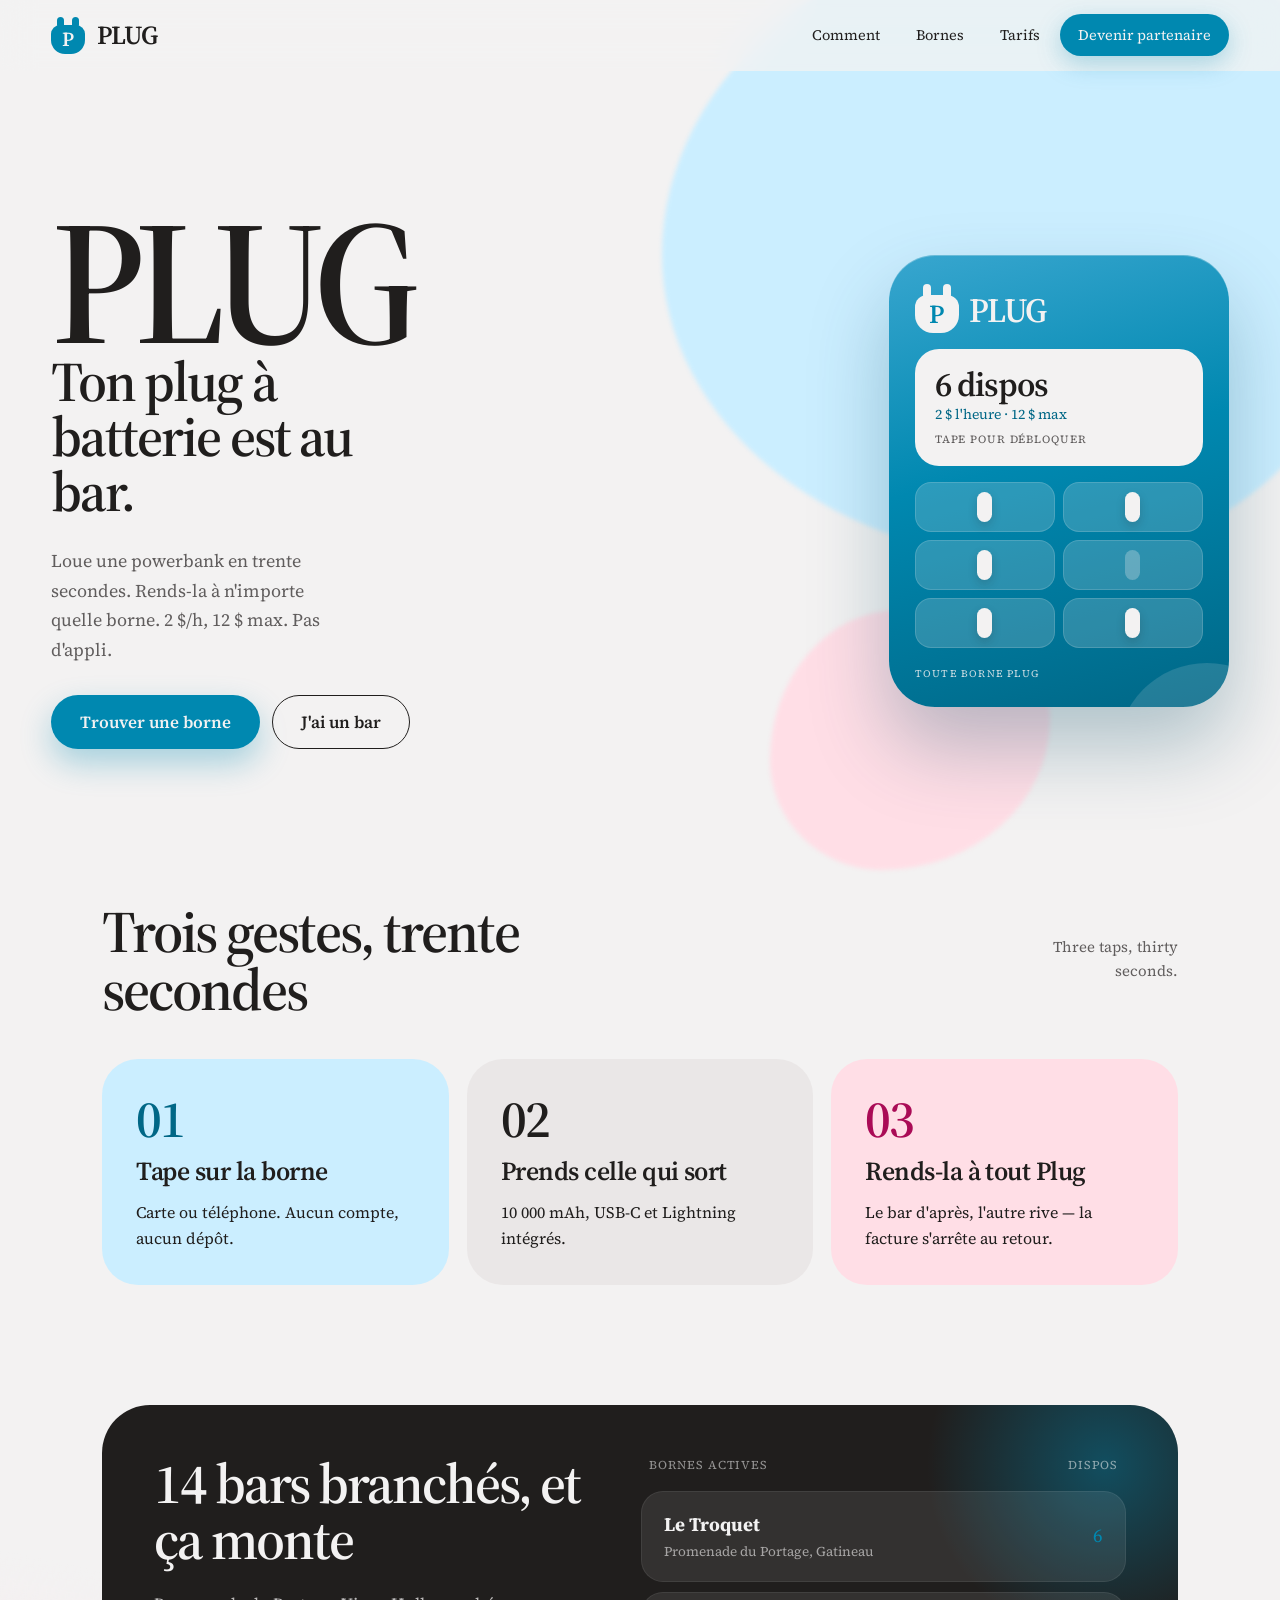
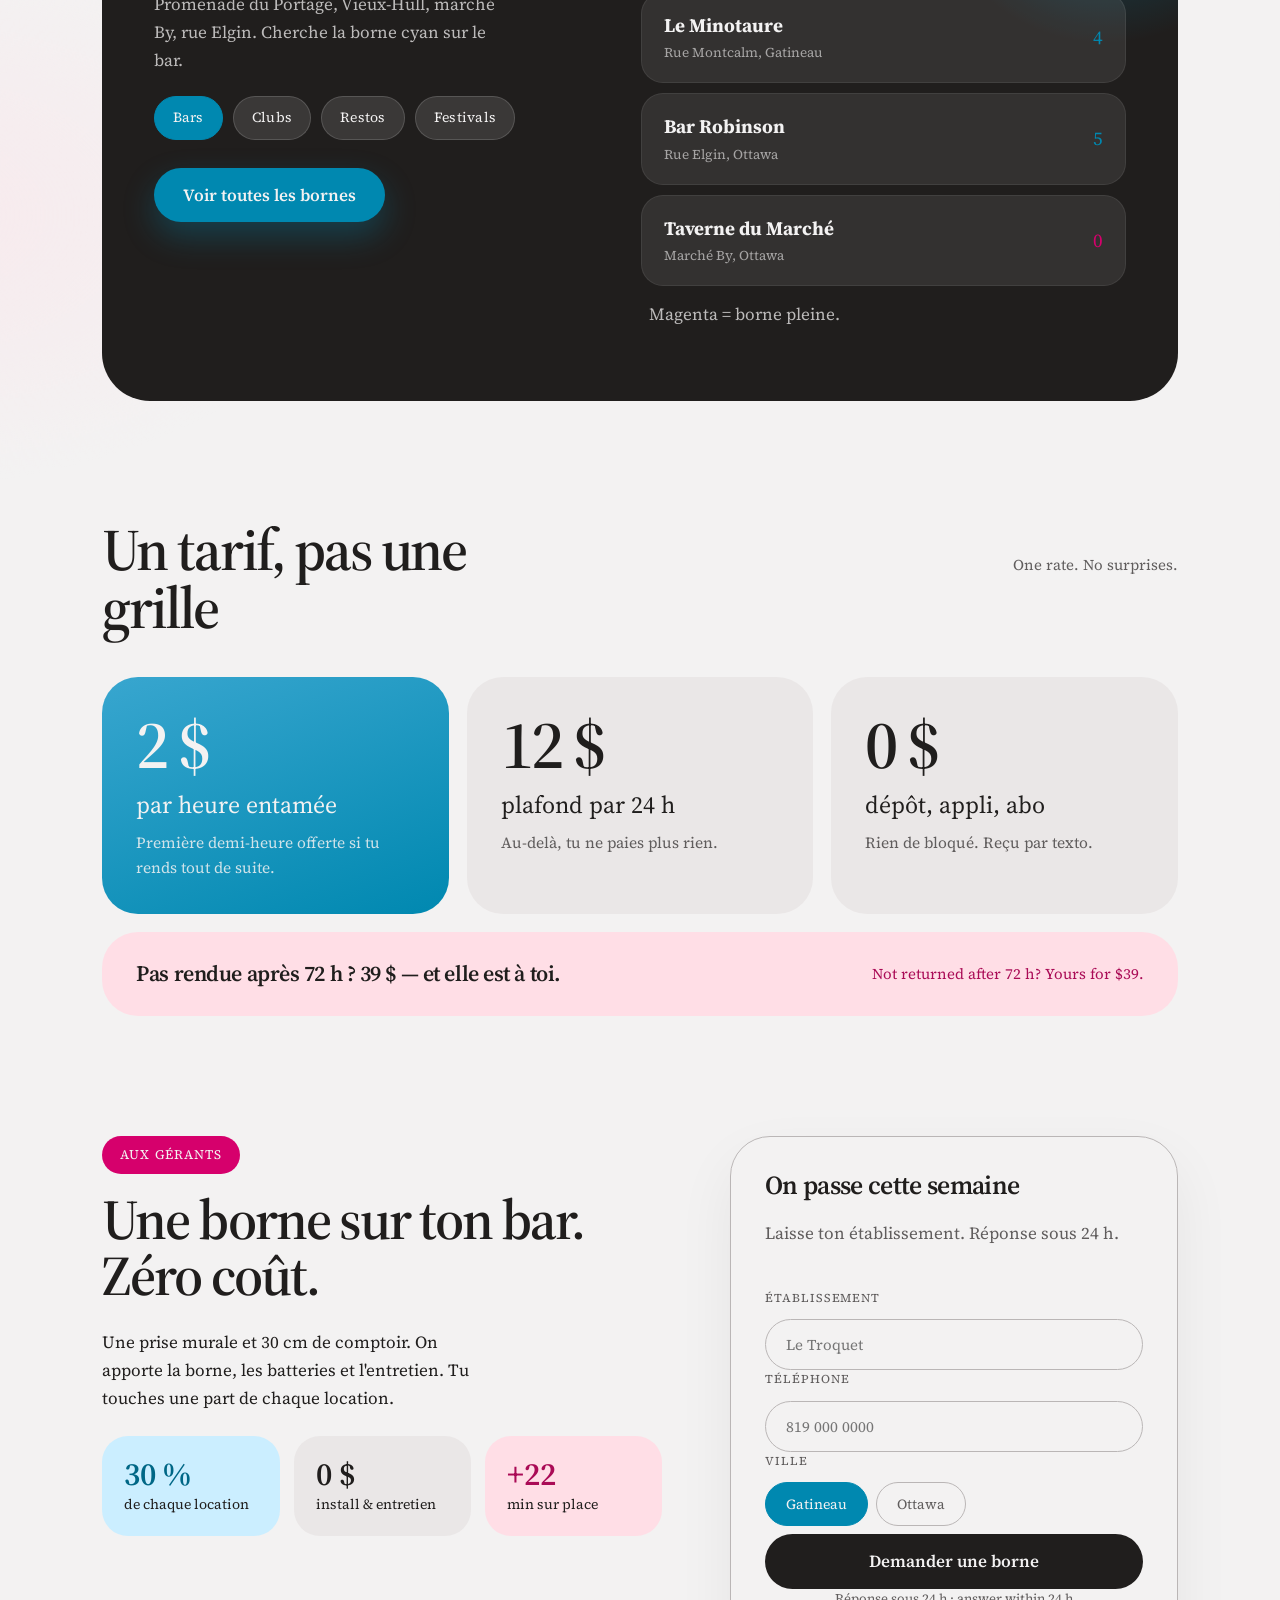
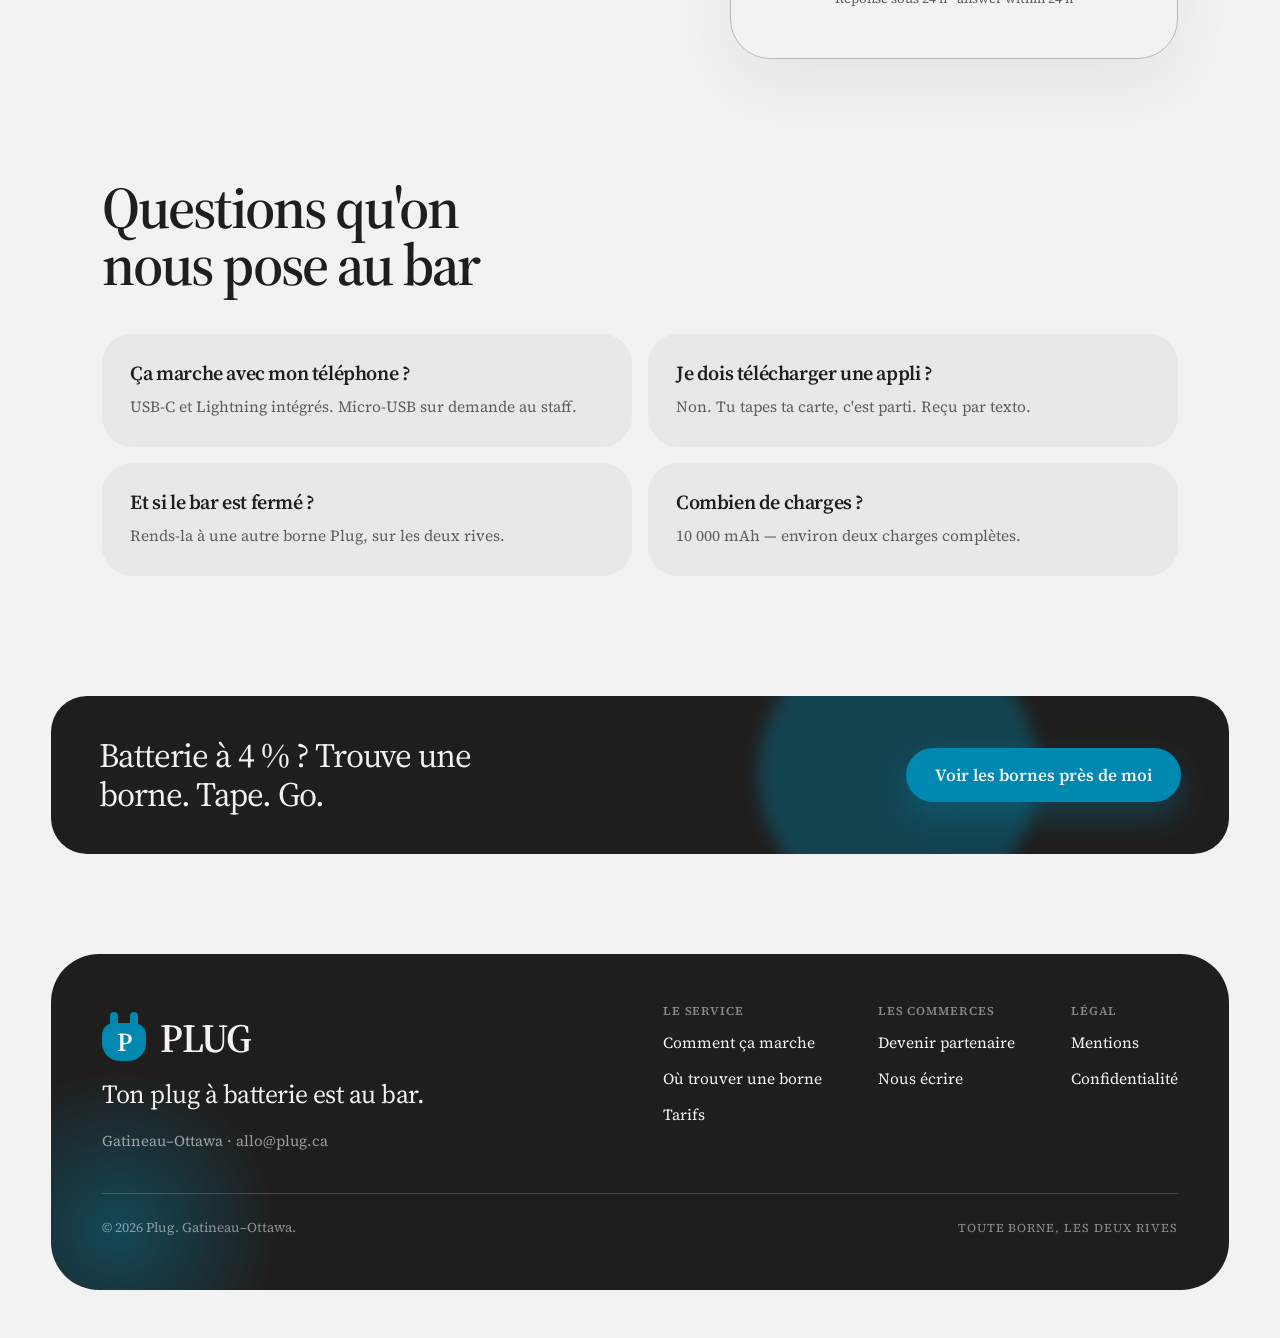
<file: index.html>
<!DOCTYPE html>
<html lang="fr">
<head>
  <meta charset="utf-8">
  <meta name="viewport" content="width=device-width, initial-scale=1">
  <title>PLUG — Ton plug à batterie est au bar</title>
  <meta name="description" content="Location de powerbanks dans les bars, clubs et restos de Gatineau–Ottawa. 2 $ l'heure, 12 $ max. Pas d'appli.">
  <meta property="og:title" content="PLUG — Ton plug à batterie est au bar">
  <meta property="og:description" content="Loue une powerbank en trente secondes. Rends-la à n'importe quelle borne.">
  <meta property="og:type" content="website">
  <link rel="icon" href="favicon.svg" type="image/svg+xml">
  <link rel="stylesheet" href="css/broadsheet.css">
  <link rel="stylesheet" href="css/site.css">
</head>
<body>
  <nav class="nav" aria-label="Principale">
    <a class="nav-brand" href="index.html">
      <span class="mark" aria-hidden="true">
        <span class="mark-pins"><span class="mark-pin"></span><span class="mark-pin"></span></span>
        <span class="mark-body"><b>P</b></span>
      </span>
      <span>PLUG</span>
    </a>
    <button class="nav-toggle" type="button" aria-expanded="false" aria-controls="nav-links">Menu</button>
    <div class="nav-links" id="nav-links">
      <a href="#comment">Comment</a>
      <a href="bornes.html">Bornes</a>
      <a href="#tarifs">Tarifs</a>
      <a class="nav-cta" href="partenaires.html">Devenir partenaire</a>
    </div>
  </nav>

  <header class="hero" id="top">
    <div class="hero-blob-a" aria-hidden="true"></div>
    <div class="hero-blob-b" aria-hidden="true"></div>
    <div class="hero-grid">
      <div class="hero-copy">
        <h1 class="hero-wordmark">
          <span class="hero-brand">PLUG</span>
          <span class="hero-tagline">Ton plug à batterie est au bar.</span>
        </h1>
        <p class="hero-lede">
          Loue une powerbank en trente secondes. Rends-la à n'importe quelle borne.
          2&nbsp;$/h, 12&nbsp;$ max. Pas d'appli.
        </p>
        <div class="hero-actions">
          <a class="btn btn-primary" href="bornes.html">Trouver une borne</a>
          <a class="btn btn-ghost" href="partenaires.html">J'ai un bar</a>
        </div>
      </div>

      <div class="station-wrap" aria-hidden="true">
        <div class="station">
          <div class="station-top">
            <span class="mark mark--lg mark--on-light">
              <span class="mark-pins"><span class="mark-pin"></span><span class="mark-pin"></span></span>
              <span class="mark-body"><b>P</b></span>
            </span>
            <strong>PLUG</strong>
          </div>
          <div class="station-panel">
            <span class="big">6 dispos</span>
            <span class="price">2 $ l'heure · 12 $ max</span>
            <span class="hint">Tape pour débloquer</span>
          </div>
          <div class="station-slots">
            <div class="slot"><i></i></div>
            <div class="slot"><i></i></div>
            <div class="slot"><i></i></div>
            <div class="slot is-empty"><i></i></div>
            <div class="slot"><i></i></div>
            <div class="slot"><i></i></div>
          </div>
          <span class="station-foot">Toute borne Plug</span>
        </div>
      </div>
    </div>
  </header>

  <section class="section" id="comment">
    <div class="wrap">
      <div class="section-head reveal">
        <h2>Trois gestes, trente secondes</h2>
        <span class="en">Three taps, thirty seconds.</span>
      </div>
      <div class="grid-3">
        <article class="card card-cyan reveal reveal-delay-1">
          <span class="num">01</span>
          <h3>Tape sur la borne</h3>
          <p>Carte ou téléphone. Aucun compte, aucun dépôt.</p>
        </article>
        <article class="card card-gray reveal reveal-delay-2">
          <span class="num">02</span>
          <h3>Prends celle qui sort</h3>
          <p>10 000 mAh, USB-C et Lightning intégrés.</p>
        </article>
        <article class="card card-pink reveal reveal-delay-3">
          <span class="num">03</span>
          <h3>Rends-la à tout Plug</h3>
          <p>Le bar d'après, l'autre rive — la facture s'arrête au retour.</p>
        </article>
      </div>
    </div>
  </section>

  <section class="section" id="bornes">
    <div class="wrap reveal">
      <div class="panel-dark">
        <div>
          <h2>14 bars branchés, et ça monte</h2>
          <p>Promenade du Portage, Vieux-Hull, marché By, rue Elgin. Cherche la borne cyan sur le bar.</p>
          <div class="tags">
            <span class="tag is-on">Bars</span>
            <span class="tag">Clubs</span>
            <span class="tag">Restos</span>
            <span class="tag">Festivals</span>
          </div>
          <p style="margin-top:28px">
            <a class="btn btn-primary" href="bornes.html">Voir toutes les bornes</a>
          </p>
        </div>
        <div class="station-list">
          <div class="station-list-head"><span>Bornes actives</span><span>Dispos</span></div>
          <div class="station-row">
            <div><strong>Le Troquet</strong><small>Promenade du Portage, Gatineau</small></div>
            <span class="avail">6</span>
          </div>
          <div class="station-row">
            <div><strong>Le Minotaure</strong><small>Rue Montcalm, Gatineau</small></div>
            <span class="avail">4</span>
          </div>
          <div class="station-row">
            <div><strong>Bar Robinson</strong><small>Rue Elgin, Ottawa</small></div>
            <span class="avail">5</span>
          </div>
          <div class="station-row">
            <div><strong>Taverne du Marché</strong><small>Marché By, Ottawa</small></div>
            <span class="avail is-full">0</span>
          </div>
          <p class="legend">Magenta = borne pleine.</p>
        </div>
      </div>
    </div>
  </section>

  <section class="section" id="tarifs">
    <div class="wrap">
      <div class="section-head reveal">
        <h2>Un tarif, pas une grille</h2>
        <span class="en">One rate. No surprises.</span>
      </div>
      <div class="grid-3">
        <article class="card card-fill price-card reveal reveal-delay-1">
          <span class="amount">2 $</span>
          <span class="label">par heure entamée</span>
          <p>Première demi-heure offerte si tu rends tout de suite.</p>
        </article>
        <article class="card card-gray price-card reveal reveal-delay-2">
          <span class="amount">12 $</span>
          <span class="label">plafond par 24 h</span>
          <p>Au-delà, tu ne paies plus rien.</p>
        </article>
        <article class="card card-gray price-card reveal reveal-delay-3">
          <span class="amount">0 $</span>
          <span class="label">dépôt, appli, abo</span>
          <p>Rien de bloqué. Reçu par texto.</p>
        </article>
      </div>
      <div class="banner-pink reveal">
        <strong>Pas rendue après 72 h ? 39 $ — et elle est à toi.</strong>
        <span>Not returned after 72 h? Yours for $39.</span>
      </div>
    </div>
  </section>

  <section class="section" id="partenaires">
    <div class="wrap partners">
      <div class="reveal">
        <span class="pill">Aux gérants</span>
        <h2>Une borne sur ton bar. Zéro coût.</h2>
        <p>Une prise murale et 30 cm de comptoir. On apporte la borne, les batteries et l'entretien. Tu touches une part de chaque location.</p>
        <div class="stat-grid">
          <div class="stat card-cyan"><strong style="color:var(--color-accent-700)">30 %</strong><span>de chaque location</span></div>
          <div class="stat card-gray"><strong>0 $</strong><span>install & entretien</span></div>
          <div class="stat card-pink"><strong style="color:var(--color-accent-2-700)">+22</strong><span>min sur place</span></div>
        </div>
      </div>
      <div class="form-card reveal reveal-delay-2">
        <h3>On passe cette semaine</h3>
        <p>Laisse ton établissement. Réponse sous 24 h.</p>
        <form id="partner-form">
          <div class="field">
            <label for="etablissement">Établissement</label>
            <input id="etablissement" name="etablissement" type="text" placeholder="Le Troquet" required>
          </div>
          <div class="field">
            <label for="telephone">Téléphone</label>
            <input id="telephone" name="telephone" type="tel" placeholder="819 000 0000" required>
          </div>
          <div class="field">
            <label>Ville</label>
            <input type="hidden" name="ville" value="Gatineau">
            <div class="city-toggle">
              <button type="button" class="is-on" data-city="Gatineau">Gatineau</button>
              <button type="button" data-city="Ottawa">Ottawa</button>
            </div>
          </div>
          <button class="btn btn-dark btn-block" type="submit" style="margin-top:8px">Demander une borne</button>
          <p class="form-note">Réponse sous 24 h · answer within 24 h</p>
        </form>
      </div>
    </div>
  </section>

  <section class="section">
    <div class="wrap">
      <div class="section-head reveal">
        <h2>Questions qu'on nous pose au bar</h2>
      </div>
      <div class="grid-2">
        <article class="card card-sm card-gray reveal reveal-delay-1">
          <h3 class="title">Ça marche avec mon téléphone ?</h3>
          <p>USB-C et Lightning intégrés. Micro-USB sur demande au staff.</p>
        </article>
        <article class="card card-sm card-gray reveal reveal-delay-2">
          <h3 class="title">Je dois télécharger une appli ?</h3>
          <p>Non. Tu tapes ta carte, c'est parti. Reçu par texto.</p>
        </article>
        <article class="card card-sm card-gray reveal reveal-delay-1">
          <h3 class="title">Et si le bar est fermé ?</h3>
          <p>Rends-la à une autre borne Plug, sur les deux rives.</p>
        </article>
        <article class="card card-sm card-gray reveal reveal-delay-2">
          <h3 class="title">Combien de charges ?</h3>
          <p>10 000 mAh — environ deux charges complètes.</p>
        </article>
      </div>
    </div>
  </section>

  <div class="strip reveal">
    <p>Batterie à 4&nbsp;%&nbsp;? Trouve une borne. Tape. Go.</p>
    <a class="btn btn-primary" href="bornes.html">Voir les bornes près de moi</a>
  </div>

  <footer class="footer">
    <div class="footer-inner">
      <div class="footer-top">
        <div class="footer-brand">
          <div class="footer-brand-row">
            <span class="mark mark--lg" aria-hidden="true">
              <span class="mark-pins"><span class="mark-pin"></span><span class="mark-pin"></span></span>
              <span class="mark-body"><b>P</b></span>
            </span>
            <span>PLUG</span>
          </div>
          <p class="tagline">Ton plug à batterie est au bar.</p>
          <p class="contact">Gatineau–Ottawa · <a href="mailto:allo@plug.ca">allo@plug.ca</a></p>
        </div>
        <div class="footer-cols">
          <div class="footer-col">
            <h4>Le service</h4>
            <a href="#comment">Comment ça marche</a>
            <a href="bornes.html">Où trouver une borne</a>
            <a href="#tarifs">Tarifs</a>
          </div>
          <div class="footer-col">
            <h4>Les commerces</h4>
            <a href="partenaires.html">Devenir partenaire</a>
            <a href="mailto:allo@plug.ca">Nous écrire</a>
          </div>
          <div class="footer-col">
            <h4>Légal</h4>
            <a href="mentions.html">Mentions</a>
            <a href="mentions.html#confidentialite">Confidentialité</a>
          </div>
        </div>
      </div>
      <div class="footer-bottom">
        <span>© 2026 Plug. Gatineau–Ottawa.</span>
        <span class="caps">Toute borne, les deux rives</span>
      </div>
    </div>
  </footer>

  <script src="js/site.js"></script>
</body>
</html>
</file>
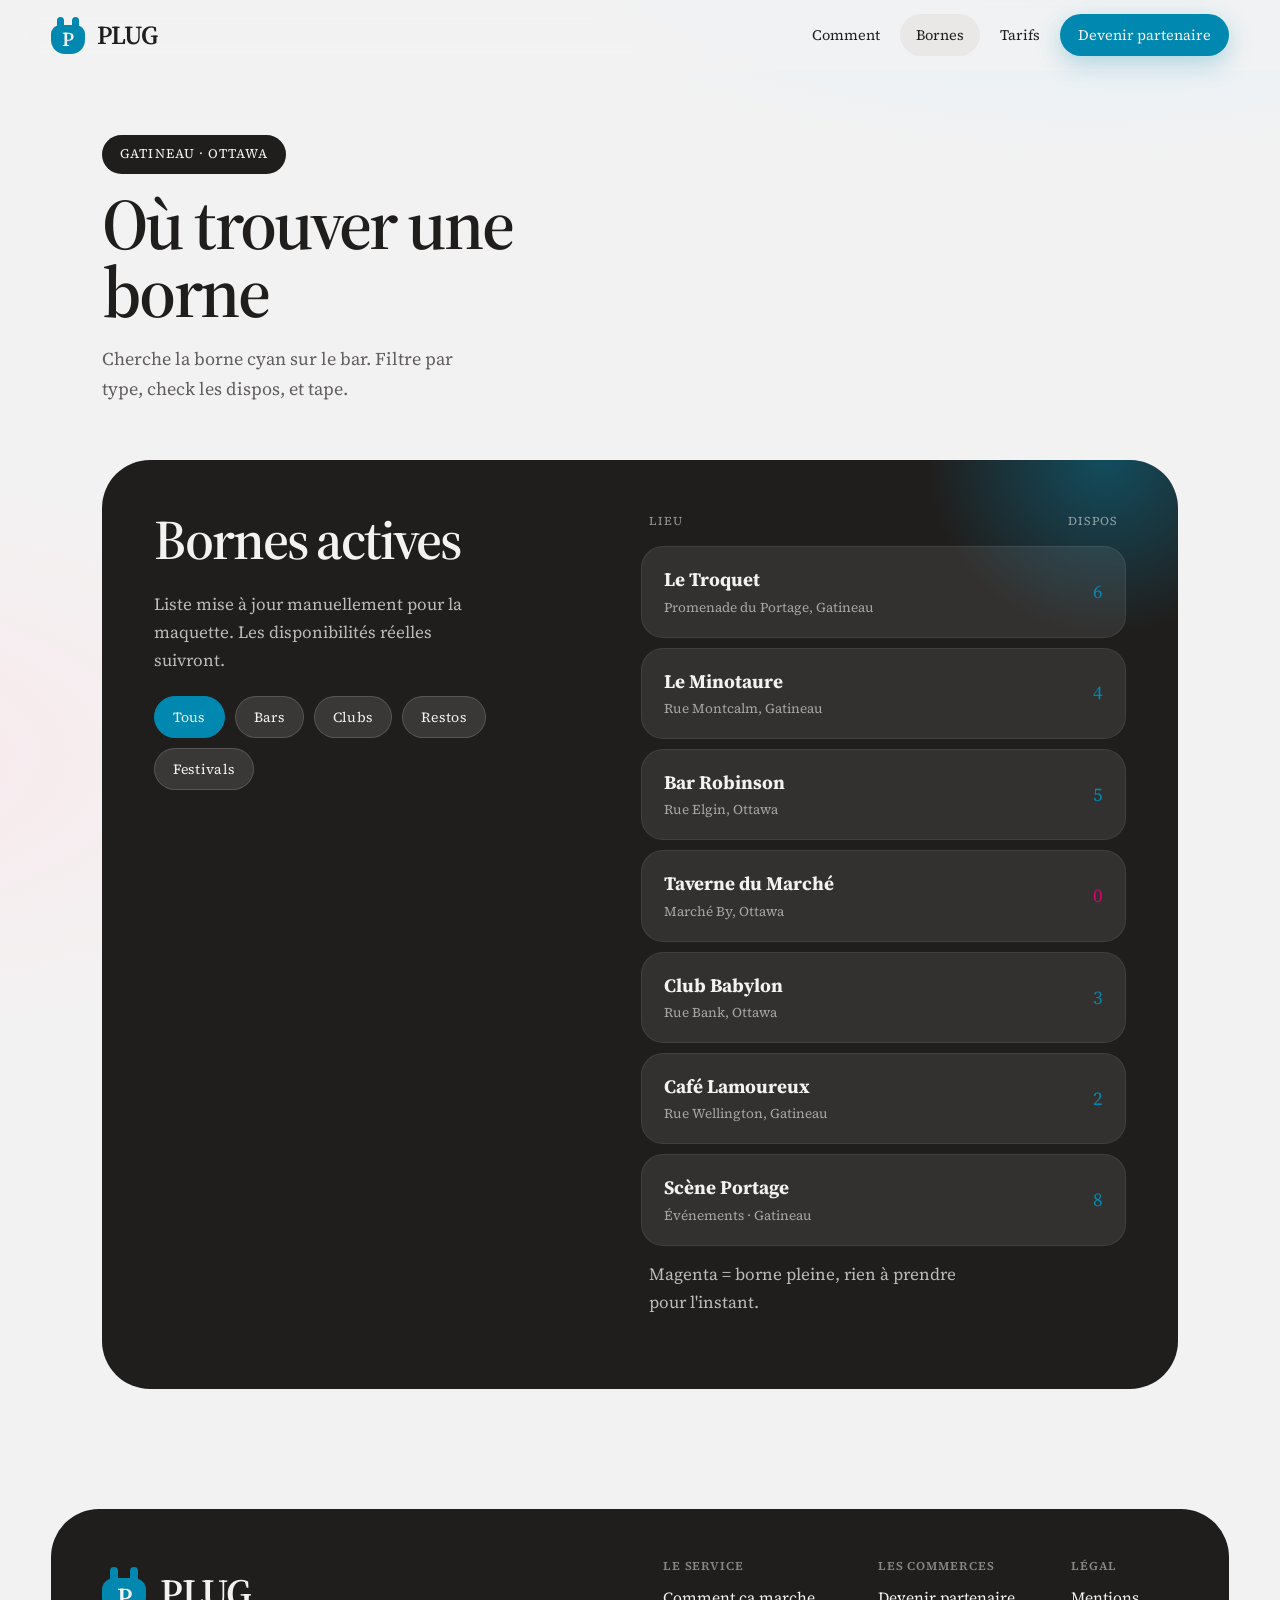
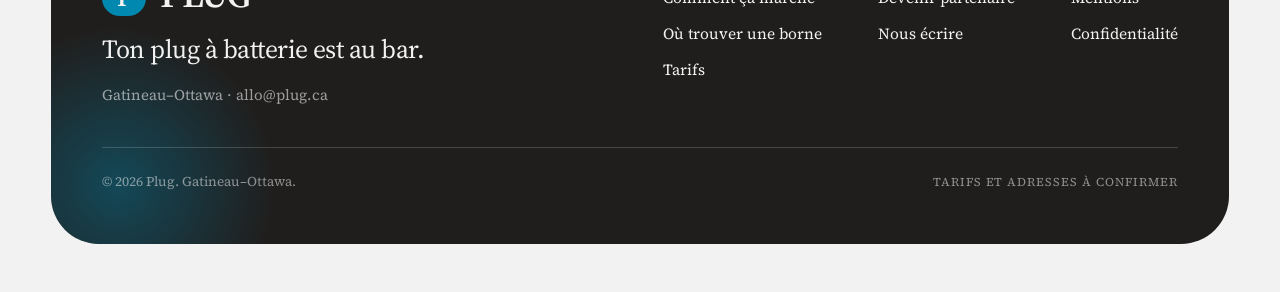
<file: bornes.html>
<!DOCTYPE html>
<html lang="fr">
<head>
  <meta charset="utf-8">
  <meta name="viewport" content="width=device-width, initial-scale=1">
  <title>Bornes — PLUG Gatineau–Ottawa</title>
  <meta name="description" content="Trouve une borne Plug près de toi. Bars, clubs et restos à Gatineau et Ottawa.">
  <link rel="icon" href="favicon.svg" type="image/svg+xml">
  <link rel="stylesheet" href="css/broadsheet.css">
  <link rel="stylesheet" href="css/site.css">
</head>
<body>
  <nav class="nav" aria-label="Principale">
    <a class="nav-brand" href="index.html">
      <span class="mark" aria-hidden="true">
        <span class="mark-pins"><span class="mark-pin"></span><span class="mark-pin"></span></span>
        <span class="mark-body"><b>P</b></span>
      </span>
      <span>PLUG</span>
    </a>
    <button class="nav-toggle" type="button" aria-expanded="false" aria-controls="nav-links">Menu</button>
    <div class="nav-links" id="nav-links">
      <a href="index.html#comment">Comment</a>
      <a class="is-active" href="bornes.html">Bornes</a>
      <a href="index.html#tarifs">Tarifs</a>
      <a class="nav-cta" href="partenaires.html">Devenir partenaire</a>
    </div>
  </nav>

  <header class="page-hero">
    <div class="wrap">
      <span class="pill" style="background:var(--color-text)">Gatineau · Ottawa</span>
      <h1>Où trouver une borne</h1>
      <p>Cherche la borne cyan sur le bar. Filtre par type, check les dispos, et tape.</p>
    </div>
  </header>

  <section class="section">
    <div class="wrap">
      <div class="panel-dark">
        <div>
          <h2>Bornes actives</h2>
          <p>Liste mise à jour manuellement pour la maquette. Les disponibilités réelles suivront.</p>
          <div class="tags" role="group" aria-label="Filtrer par type">
            <button type="button" class="tag is-on" data-filter="all">Tous</button>
            <button type="button" class="tag" data-filter="bar">Bars</button>
            <button type="button" class="tag" data-filter="club">Clubs</button>
            <button type="button" class="tag" data-filter="resto">Restos</button>
            <button type="button" class="tag" data-filter="festival">Festivals</button>
          </div>
        </div>
        <div class="station-list" id="station-list">
          <div class="station-list-head"><span>Lieu</span><span>Dispos</span></div>
          <div class="station-row" data-type="bar">
            <div><strong>Le Troquet</strong><small>Promenade du Portage, Gatineau</small></div>
            <span class="avail">6</span>
          </div>
          <div class="station-row" data-type="bar">
            <div><strong>Le Minotaure</strong><small>Rue Montcalm, Gatineau</small></div>
            <span class="avail">4</span>
          </div>
          <div class="station-row" data-type="bar">
            <div><strong>Bar Robinson</strong><small>Rue Elgin, Ottawa</small></div>
            <span class="avail">5</span>
          </div>
          <div class="station-row" data-type="resto">
            <div><strong>Taverne du Marché</strong><small>Marché By, Ottawa</small></div>
            <span class="avail is-full">0</span>
          </div>
          <div class="station-row" data-type="club">
            <div><strong>Club Babylon</strong><small>Rue Bank, Ottawa</small></div>
            <span class="avail">3</span>
          </div>
          <div class="station-row" data-type="resto">
            <div><strong>Café Lamoureux</strong><small>Rue Wellington, Gatineau</small></div>
            <span class="avail">2</span>
          </div>
          <div class="station-row" data-type="festival">
            <div><strong>Scène Portage</strong><small>Événements · Gatineau</small></div>
            <span class="avail">8</span>
          </div>
          <p class="legend">Magenta = borne pleine, rien à prendre pour l'instant.</p>
        </div>
      </div>
    </div>
  </section>

  <footer class="footer">
    <div class="footer-inner">
      <div class="footer-top">
        <div class="footer-brand">
          <div class="footer-brand-row">
            <span class="mark mark--lg" aria-hidden="true">
              <span class="mark-pins"><span class="mark-pin"></span><span class="mark-pin"></span></span>
              <span class="mark-body"><b>P</b></span>
            </span>
            <span>PLUG</span>
          </div>
          <p class="tagline">Ton plug à batterie est au bar.</p>
          <p class="contact">Gatineau–Ottawa · <a href="mailto:allo@plug.ca">allo@plug.ca</a></p>
        </div>
        <div class="footer-cols">
          <div class="footer-col">
            <h4>Le service</h4>
            <a href="index.html#comment">Comment ça marche</a>
            <a href="bornes.html">Où trouver une borne</a>
            <a href="index.html#tarifs">Tarifs</a>
          </div>
          <div class="footer-col">
            <h4>Les commerces</h4>
            <a href="partenaires.html">Devenir partenaire</a>
            <a href="mailto:allo@plug.ca">Nous écrire</a>
          </div>
          <div class="footer-col">
            <h4>Légal</h4>
            <a href="mentions.html">Mentions</a>
            <a href="mentions.html#confidentialite">Confidentialité</a>
          </div>
        </div>
      </div>
      <div class="footer-bottom">
        <span>© 2026 Plug. Gatineau–Ottawa.</span>
        <span class="caps">Tarifs et adresses à confirmer</span>
      </div>
    </div>
  </footer>

  <script src="js/site.js"></script>
</body>
</html>
</file>
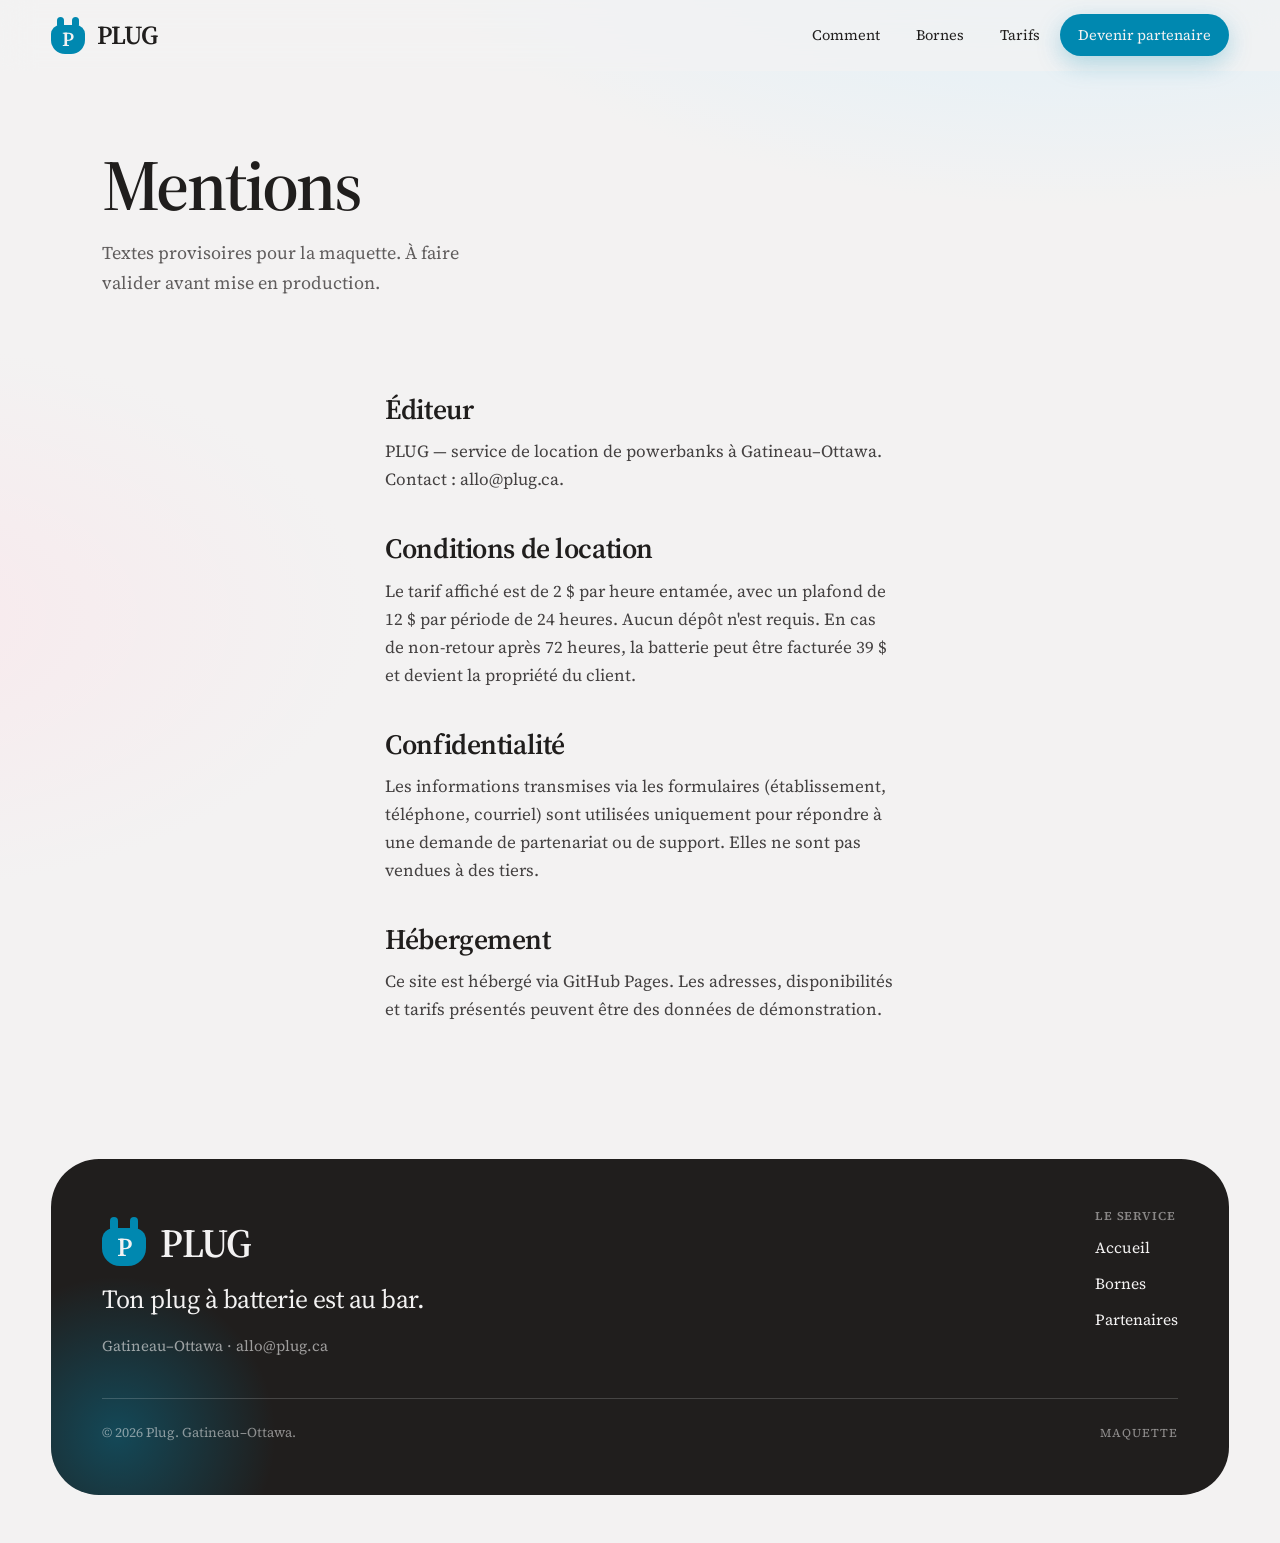
<file: mentions.html>
<!DOCTYPE html>
<html lang="fr">
<head>
  <meta charset="utf-8">
  <meta name="viewport" content="width=device-width, initial-scale=1">
  <title>Mentions — PLUG</title>
  <meta name="description" content="Mentions légales et confidentialité — PLUG Gatineau–Ottawa.">
  <link rel="icon" href="favicon.svg" type="image/svg+xml">
  <link rel="stylesheet" href="css/broadsheet.css">
  <link rel="stylesheet" href="css/site.css">
</head>
<body>
  <nav class="nav" aria-label="Principale">
    <a class="nav-brand" href="index.html">
      <span class="mark" aria-hidden="true">
        <span class="mark-pins"><span class="mark-pin"></span><span class="mark-pin"></span></span>
        <span class="mark-body"><b>P</b></span>
      </span>
      <span>PLUG</span>
    </a>
    <button class="nav-toggle" type="button" aria-expanded="false" aria-controls="nav-links">Menu</button>
    <div class="nav-links" id="nav-links">
      <a href="index.html#comment">Comment</a>
      <a href="bornes.html">Bornes</a>
      <a href="index.html#tarifs">Tarifs</a>
      <a class="nav-cta" href="partenaires.html">Devenir partenaire</a>
    </div>
  </nav>

  <header class="page-hero">
    <div class="wrap">
      <h1>Mentions</h1>
      <p>Textes provisoires pour la maquette. À faire valider avant mise en production.</p>
    </div>
  </header>

  <section class="section">
    <div class="wrap prose">
      <h2>Éditeur</h2>
      <p>PLUG — service de location de powerbanks à Gatineau–Ottawa. Contact : <a href="mailto:allo@plug.ca">allo@plug.ca</a>.</p>

      <h2>Conditions de location</h2>
      <p>Le tarif affiché est de 2 $ par heure entamée, avec un plafond de 12 $ par période de 24 heures. Aucun dépôt n'est requis. En cas de non-retour après 72 heures, la batterie peut être facturée 39 $ et devient la propriété du client.</p>

      <h2 id="confidentialite">Confidentialité</h2>
      <p>Les informations transmises via les formulaires (établissement, téléphone, courriel) sont utilisées uniquement pour répondre à une demande de partenariat ou de support. Elles ne sont pas vendues à des tiers.</p>

      <h2>Hébergement</h2>
      <p>Ce site est hébergé via GitHub Pages. Les adresses, disponibilités et tarifs présentés peuvent être des données de démonstration.</p>
    </div>
  </section>

  <footer class="footer">
    <div class="footer-inner">
      <div class="footer-top">
        <div class="footer-brand">
          <div class="footer-brand-row">
            <span class="mark mark--lg" aria-hidden="true">
              <span class="mark-pins"><span class="mark-pin"></span><span class="mark-pin"></span></span>
              <span class="mark-body"><b>P</b></span>
            </span>
            <span>PLUG</span>
          </div>
          <p class="tagline">Ton plug à batterie est au bar.</p>
          <p class="contact">Gatineau–Ottawa · <a href="mailto:allo@plug.ca">allo@plug.ca</a></p>
        </div>
        <div class="footer-cols">
          <div class="footer-col">
            <h4>Le service</h4>
            <a href="index.html">Accueil</a>
            <a href="bornes.html">Bornes</a>
            <a href="partenaires.html">Partenaires</a>
          </div>
        </div>
      </div>
      <div class="footer-bottom">
        <span>© 2026 Plug. Gatineau–Ottawa.</span>
        <span class="caps">Maquette</span>
      </div>
    </div>
  </footer>

  <script src="js/site.js"></script>
</body>
</html>
</file>
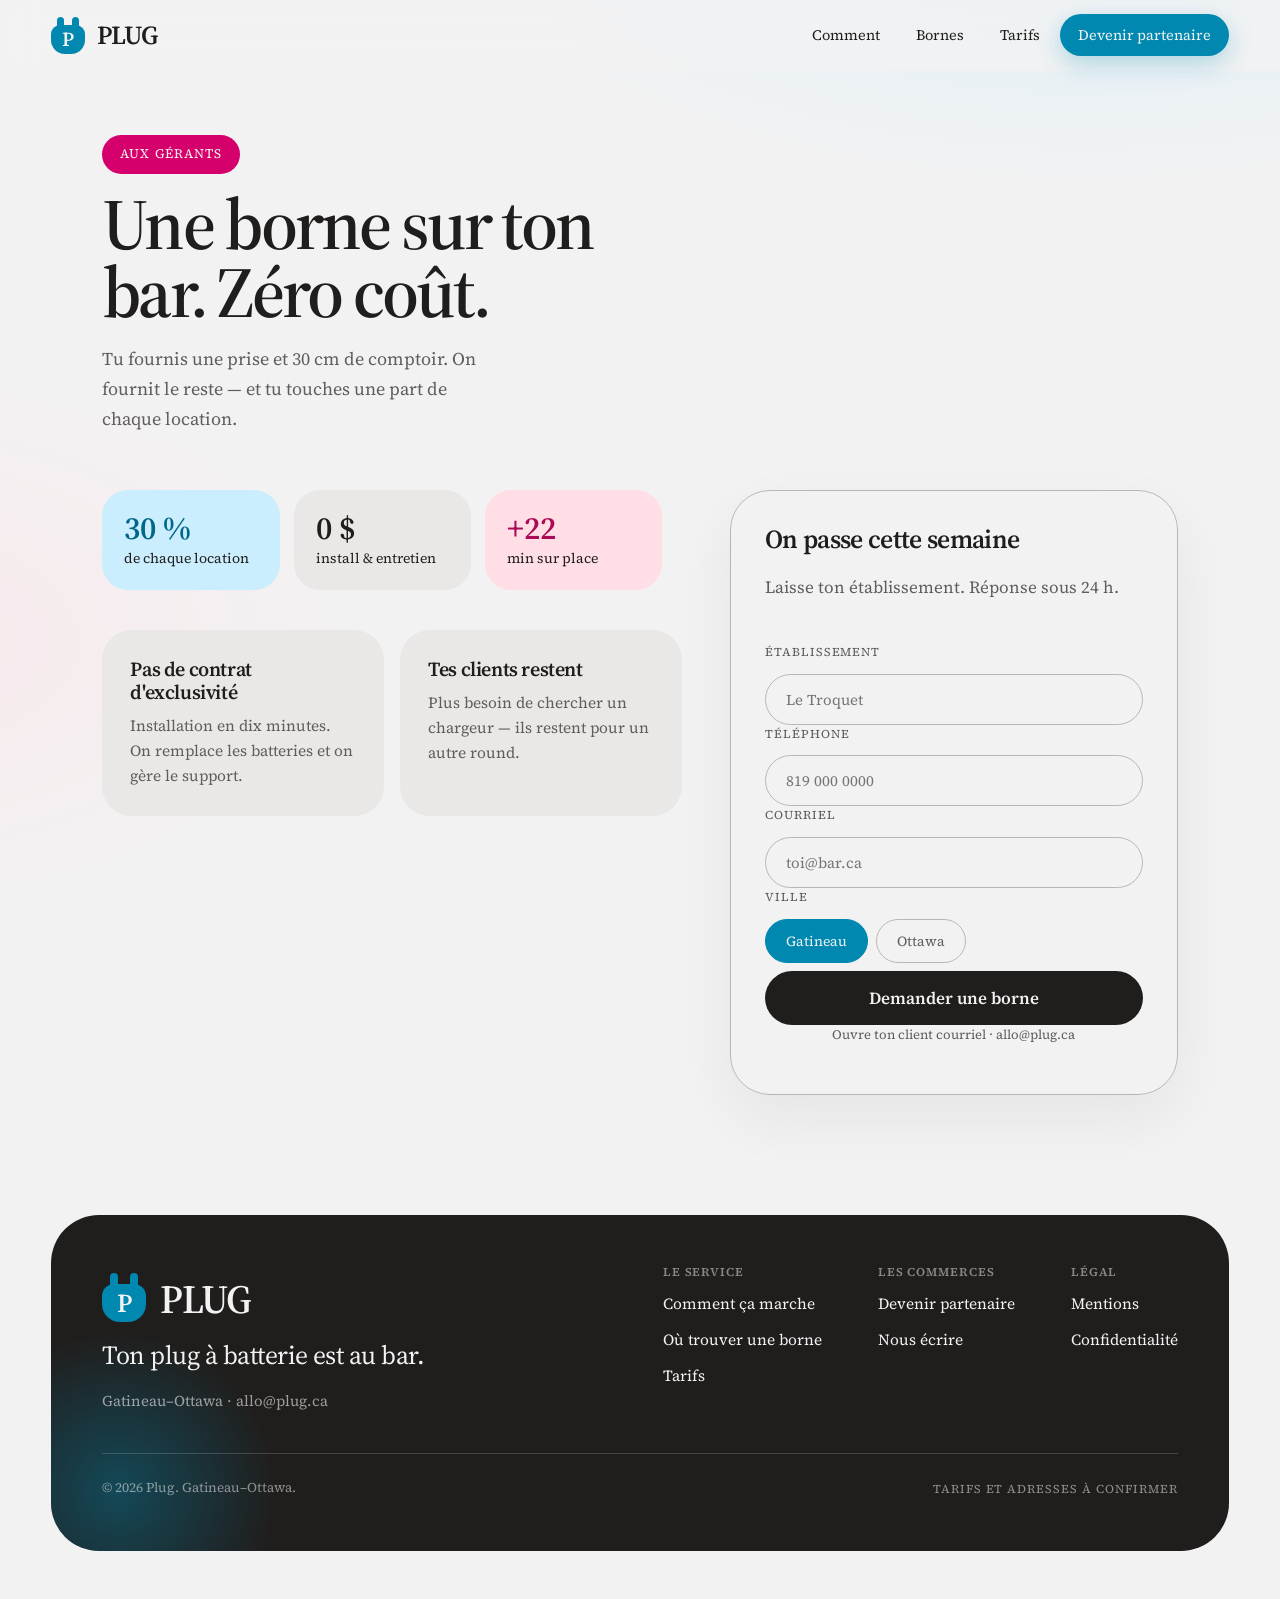
<file: partenaires.html>
<!DOCTYPE html>
<html lang="fr">
<head>
  <meta charset="utf-8">
  <meta name="viewport" content="width=device-width, initial-scale=1">
  <title>Devenir partenaire — PLUG</title>
  <meta name="description" content="Installe une borne Plug sur ton bar. Zéro coût. 30 % de chaque location.">
  <link rel="icon" href="favicon.svg" type="image/svg+xml">
  <link rel="stylesheet" href="css/broadsheet.css">
  <link rel="stylesheet" href="css/site.css">
</head>
<body>
  <nav class="nav" aria-label="Principale">
    <a class="nav-brand" href="index.html">
      <span class="mark" aria-hidden="true">
        <span class="mark-pins"><span class="mark-pin"></span><span class="mark-pin"></span></span>
        <span class="mark-body"><b>P</b></span>
      </span>
      <span>PLUG</span>
    </a>
    <button class="nav-toggle" type="button" aria-expanded="false" aria-controls="nav-links">Menu</button>
    <div class="nav-links" id="nav-links">
      <a href="index.html#comment">Comment</a>
      <a href="bornes.html">Bornes</a>
      <a href="index.html#tarifs">Tarifs</a>
      <a class="nav-cta is-active" href="partenaires.html">Devenir partenaire</a>
    </div>
  </nav>

  <header class="page-hero">
    <div class="wrap">
      <span class="pill">Aux gérants</span>
      <h1>Une borne sur ton bar. Zéro coût.</h1>
      <p>Tu fournis une prise et 30 cm de comptoir. On fournit le reste — et tu touches une part de chaque location.</p>
    </div>
  </header>

  <section class="section">
    <div class="wrap partners">
      <div>
        <div class="stat-grid" style="margin-bottom:40px">
          <div class="stat card-cyan"><strong style="color:var(--color-accent-700)">30 %</strong><span>de chaque location</span></div>
          <div class="stat card-gray"><strong>0 $</strong><span>install & entretien</span></div>
          <div class="stat card-pink"><strong style="color:var(--color-accent-2-700)">+22</strong><span>min sur place</span></div>
        </div>
        <div class="grid-2">
          <article class="card card-sm card-gray">
            <h3 class="title">Pas de contrat d'exclusivité</h3>
            <p>Installation en dix minutes. On remplace les batteries et on gère le support.</p>
          </article>
          <article class="card card-sm card-gray">
            <h3 class="title">Tes clients restent</h3>
            <p>Plus besoin de chercher un chargeur — ils restent pour un autre round.</p>
          </article>
        </div>
      </div>

      <div class="form-card">
        <h3>On passe cette semaine</h3>
        <p>Laisse ton établissement. Réponse sous 24 h.</p>
        <form id="partner-form">
          <div class="field">
            <label for="etablissement">Établissement</label>
            <input id="etablissement" name="etablissement" type="text" placeholder="Le Troquet" required>
          </div>
          <div class="field">
            <label for="telephone">Téléphone</label>
            <input id="telephone" name="telephone" type="tel" placeholder="819 000 0000" required>
          </div>
          <div class="field">
            <label for="email">Courriel</label>
            <input id="email" name="email" type="email" placeholder="toi@bar.ca">
          </div>
          <div class="field">
            <label>Ville</label>
            <input type="hidden" name="ville" value="Gatineau">
            <div class="city-toggle">
              <button type="button" class="is-on" data-city="Gatineau">Gatineau</button>
              <button type="button" data-city="Ottawa">Ottawa</button>
            </div>
          </div>
          <button class="btn btn-dark btn-block" type="submit" style="margin-top:8px">Demander une borne</button>
          <p class="form-note">Ouvre ton client courriel · allo@plug.ca</p>
        </form>
      </div>
    </div>
  </section>

  <footer class="footer">
    <div class="footer-inner">
      <div class="footer-top">
        <div class="footer-brand">
          <div class="footer-brand-row">
            <span class="mark mark--lg" aria-hidden="true">
              <span class="mark-pins"><span class="mark-pin"></span><span class="mark-pin"></span></span>
              <span class="mark-body"><b>P</b></span>
            </span>
            <span>PLUG</span>
          </div>
          <p class="tagline">Ton plug à batterie est au bar.</p>
          <p class="contact">Gatineau–Ottawa · <a href="mailto:allo@plug.ca">allo@plug.ca</a></p>
        </div>
        <div class="footer-cols">
          <div class="footer-col">
            <h4>Le service</h4>
            <a href="index.html#comment">Comment ça marche</a>
            <a href="bornes.html">Où trouver une borne</a>
            <a href="index.html#tarifs">Tarifs</a>
          </div>
          <div class="footer-col">
            <h4>Les commerces</h4>
            <a href="partenaires.html">Devenir partenaire</a>
            <a href="mailto:allo@plug.ca">Nous écrire</a>
          </div>
          <div class="footer-col">
            <h4>Légal</h4>
            <a href="mentions.html">Mentions</a>
            <a href="mentions.html#confidentialite">Confidentialité</a>
          </div>
        </div>
      </div>
      <div class="footer-bottom">
        <span>© 2026 Plug. Gatineau–Ottawa.</span>
        <span class="caps">Tarifs et adresses à confirmer</span>
      </div>
    </div>
  </footer>

  <script src="js/site.js"></script>
</body>
</html>
</file>
<file: css/broadsheet.css>
/* Broadsheet — design-system tokens and component classes. This file is the source of truth for the system's look; retune it here and see readme.md. */
@import url('https://fonts.googleapis.com/css2?family=Source+Serif+4:ital,wght@0,400;0,600;1,400&display=swap');

:root {
  --color-bg: #f3f2f2;
  --color-surface: #eae9e9;
  --color-text: #201e1d;
  --color-accent: #0088b0;
  --color-accent-2: #d6006c;
  --color-divider: color-mix(in srgb, #201e1d 16%, transparent);

  /* Tonal ramps — generated in OKLCH on one shared lightness scale, so the
     same step of any role matches the others in visual value. */
  --color-neutral-100: #f8f4f4;
  --color-neutral-200: #eae7e7;
  --color-neutral-300: #d7d3d3;
  --color-neutral-400: #bab6b6;
  --color-neutral-500: #9b9797;
  --color-neutral-600: #7d7979;
  --color-neutral-700: #605d5d;
  --color-neutral-800: #444141;
  --color-neutral-900: #2d2b2b;

  --color-accent-100: #e9f8ff;
  --color-accent-200: #cbeeff;
  --color-accent-300: #99e0ff;
  --color-accent-400: #62c5ee;
  --color-accent-500: #38a6cf;
  --color-accent-600: #1186ac;
  --color-accent-700: #006786;
  --color-accent-800: #004961;
  --color-accent-900: #0a303e;

  --color-accent-2-100: #fff1f4;
  --color-accent-2-200: #ffdee6;
  --color-accent-2-300: #ffc0d0;
  --color-accent-2-400: #ff90b1;
  --color-accent-2-500: #ff458e;
  --color-accent-2-600: #d82071;
  --color-accent-2-700: #aa0b56;
  --color-accent-2-800: #790e3d;
  --color-accent-2-900: #4b1528;

  /* The third process ink — review round 3: the deck's print treatments
     (the CMYK separation and the misregistered plate numerals below) need
     the full four-color set. Cyan and magenta are the system's own accents;
     this yellow completes them, muted to the same press-ink register. A
     print treatment color, not an interface accent — body copy and chrome
     never take it. */
  --color-process-yellow: #edbb00;

  --font-heading: "Source Serif 4", system-ui, sans-serif;
  --font-heading-weight: 600;
  --font-body: "Source Serif 4", system-ui, sans-serif;

  --space-1: 5.0px;
  --space-2: 10.0px;
  --space-3: 15.0px;
  --space-4: 20.0px;
  --space-6: 30.0px;
  --space-8: 40.0px;

  --radius-sm: 1px;
  --radius-md: 2px;
  --radius-lg: 4px;

  /* Elevation — derived from the ground: soft ink-tinted shadows on a
     light theme, a hairline edge + ambient darkness on a dark one. */
  --shadow-sm: 0 1px 2px color-mix(in srgb, #2d2b2b 14%, transparent);
  --shadow-md: 0 3px 10px color-mix(in srgb, #2d2b2b 16%, transparent);
  --shadow-lg: 0 12px 32px color-mix(in srgb, #2d2b2b 22%, transparent);
}

body {
  background: var(--color-bg);
  color: var(--color-text);
  font-family: var(--font-body);
}
h1, h2, h3, h4 { font-family: var(--font-heading); font-weight: var(--font-heading-weight); }

.halftone{position:relative;filter:grayscale(0.35) contrast(1.15);overflow:hidden}
.halftone::after{content:"";position:absolute;inset:0;pointer-events:none;
  background-image:radial-gradient(circle,rgba(0,0,0,0.22) 30%,transparent 32%);
  background-size:3px 3px;mix-blend-mode:multiply}

/* The four-color separation treatment (review round 3) — a photograph
   printed as its misregistered process plates, after the Catalogue Three
   grammar. Markup: a figure.cmyk holding five copies of the image — the
   first is the layout sizer (hidden), then one per plate, each tagged
   .sep-c/.sep-m/.sep-y/.sep-k. The plates are extracted live by the SVG
   feColorMatrix filters in print-plates.js, the system's own defs —
   inlined in the compiled bundle every template page loads, and a
   page that links styles.css directly adds
   <script src="print-plates.js"></script> itself (the defs must be in
   the document: a data-URI filter reference would not survive Chromium,
   and external-file references are unreliable across engines) — nudged
   a few pixels out of register, and multiplied
   onto the paper ground; the halftone dot screens the recombined print.
   The plate offsets live with the deck's projection-scale CSS, since
   misregistration is sized to the output. */
.cmyk{position:relative;overflow:hidden;background:var(--color-bg)}
.cmyk img:first-child{opacity:0} /* layout sizer AND the alt-bearing image — opacity
  keeps it in the accessibility tree (visibility:hidden would drop the figure's only
  description); fully transparent, it adds nothing to the multiply backdrop */
.cmyk img+img{position:absolute;inset:0;width:100%;height:100%;object-fit:cover;mix-blend-mode:multiply}
.cmyk .sep-c{filter:url(#sep-c)}
.cmyk .sep-m{filter:url(#sep-m)}
.cmyk .sep-y{filter:url(#sep-y)}
.cmyk .sep-k{filter:url(#sep-k)}
.cmyk::after{content:"";position:absolute;inset:0;pointer-events:none;
  background-image:radial-gradient(circle,rgba(0,0,0,0.22) 30%,transparent 32%);
  background-size:3px 3px;mix-blend-mode:multiply}

/* The one-image separation (review round 9, promoted from the deck in the
   landing divergence) — the same four plates as ONE compound filter,
   #sep-all in print-plates.js, for a single swappable image: a .print
   wrapper inside the figure holds one <image-slot>, and the filter
   extracts, offsets and multiplies the plates live from whatever the slot
   shows. Markup: figure.cmyk > .print > image-slot (the page sizes the
   .print — aspect-ratio, or absolute fill for bleeds). Hover resolves
   the print into the photograph — the pressman checking registration on
   the light table — so the source shows crisp and any swap chrome stays
   legible; only the reduced-motion fallback below still lifts as a
   single cut (a url() filter cannot CSS-transition; the press driver
   animates the defs instead). */
.cmyk .print{position:relative;width:100%;filter:url(#sep-all)}
/* no hover end-state swap: the press driver (print-plates.js) eases the
   plates into register while purifying their inks to the pure-process
   separation on the same curve, so the converged four-plate merge IS
   the photograph (their multiply equals SourceGraphic by construction)
   — no cut anywhere on the animated path */
@media (prefers-reduced-motion: reduce), (hover: none), (pointer: coarse) {
  .cmyk .print:hover{filter:none} /* without the driver (it stands down on
    exactly these conditions), hover stays the old single cut to the
    crisp source */
}
.cmyk .print image-slot{width:100%;height:100%;display:block}

/* The plate numeral (review rounds 3-4) — display figures set as
   misregistered process plates, the catalog's cover grammar. Review
   round 4 (Barron): THREE plates — C, M, Y only, no black plate — so the
   dark core comes entirely from the C×M×Y multiply overlap (the inks
   product to exact black), with the fringes the registration drift; and
   the spread pulled in by half (less jumbled: one figure with plate
   fringes rather than figures sliding apart). Markup: a .cmyk-num holding
   a .paper span (the white of the sheet: the glyph's union, built from
   offset text-shadow copies) and three .plate spans. The construction
   carries its own ground (--cmyk-num-ground, defaulting to paper) painted
   on its padding box, so the multiply plates always have their backdrop
   even inside an isolated stacking context (entrance animations); the
   padding bleeds wider than any plate offset and the negative margin
   hands the layout box back. Offsets are em-scaled to the glyph. The
   .paper span carries the text once for assistive tech; the .plate spans
   are aria-hidden repeats. */
.cmyk-num{--cmyk-num-ground:var(--color-bg);
  position:relative;width:fit-content;line-height:0.9;
  font-feature-settings:"pnum" 1;
  background:var(--cmyk-num-ground);padding:0.12em;margin:-0.12em}
.cmyk-num .paper{color:var(--color-bg); /* the white of the sheet — always paper,
  whatever the ground: the plates read as printed on paper even when the
  surrounding page is ink */
  text-shadow:0.036em 0.025em 0 var(--color-bg),-0.031em -0.023em 0 var(--color-bg)}
.cmyk-num .plate{position:absolute;inset:0.12em;mix-blend-mode:multiply;
  text-box:trim-both cap alphabetic /* the host trims to its cap box; each
  absolute plate must trim its own line the same way, or its glyphs sit a
  half-leading below the paper union */}
.cmyk-num .plate-c{color:var(--color-accent)}

/* The plate headline (divergence round 3, Barron: "use both" — the
   photograph's plates AND the cover grammar's text plates, on the same
   page). The same three-plate construction as .cmyk-num — paper span
   carrying the real text, C/M/Y plate repeats, dark core from the
   multiply overlap — at HALF the numeral's round-4 offsets: the serif's
   display hairlines are thinner than the numeral strokes the spread was
   measured on, and the full offsets swallow them whole (probed at the
   hero's 80px — the fringes read as an anaglyph poster, not a breath
   out of register) — recut for display
   headlines that sit in running text blocks on the page's own paper:
   no ground painting and no padding bleed (the numeral's ground exists
   for isolated stacking contexts; a headline on the page multiplies
   straight onto the sheet), no width:fit-content and no line-height
   override (the host display class owns its metrics — apply this to
   each .line, which is position:relative for its plates), and the
   plates are inert to the hand (pointer-events/user-select none, so a
   triple-click selects the headline once, not four times). Plates take
   the same pointer lean as .cmyk-num. */
.cmyk-head{position:relative}
.cmyk-head .paper{color:var(--color-bg);
  text-shadow:0.027em 0.0185em 0 var(--color-bg),-0.0245em -0.0175em 0 var(--color-bg)
  /* the union's copies sit at the construction's halved plate offsets
     PLUS the full lean (0.018+0.009 / 0.0125+0.006, and mirrored), so
     the union still backs the plates at viewport-edge lean — invisible
     on the page's own paper, load-bearing on any other ground */}
.cmyk-head .plate{position:absolute;inset:0;mix-blend-mode:multiply;
  pointer-events:none;user-select:none;
  text-box:trim-both cap alphabetic /* match the host's trim, or the
  plates sit a half-leading below the paper union */}
.cmyk-head .plate-c{color:var(--color-accent)}
.cmyk-head .plate-m{color:var(--color-accent-2);
  translate:calc(0.018em + 0.009em*var(--press-nx, 0)) calc(0.0125em + 0.006em*var(--press-ny, 0))}
.cmyk-head .plate-y{color:var(--color-process-yellow);
  translate:calc(-0.0155em + 0.009em*var(--press-nx, 0)) calc(-0.0115em + 0.006em*var(--press-ny, 0))}
.cmyk-num .plate-m{color:var(--color-accent-2);
  translate:calc(0.036em + 0.018em*var(--press-nx, 0)) calc(0.025em + 0.0125em*var(--press-ny, 0))}
.cmyk-num .plate-y{color:var(--color-process-yellow);
  translate:calc(-0.031em + 0.018em*var(--press-nx, 0)) calc(-0.023em + 0.0125em*var(--press-ny, 0))}
/* --press-nx/--press-ny: the pointer lean as a bare -1..1 factor,
   published on :root by the press driver (print-plates.js) and zero
   whenever the driver stands down. Each construction scales the lean to
   its own spread (half of it, here as everywhere) so the moving plates
   drift a breath toward the cursor and the C plate holds. */

/* ══════════════════════════════════════════════════════════════════════════
   Components — built with the tokens above. Plain CSS
   on plain HTML: no JavaScript, no build step. Each class is documented in
   readme.md and demonstrated in foundations/ and components/.
   ══════════════════════════════════════════════════════════════════════ */

*, *::before, *::after { box-sizing: border-box; }
body { margin: 0; font-size: 15px; line-height: 1.55; font-weight: 400; }
h1, h2, h3, h4, h5, h6 {
  font-family: var(--font-heading); font-weight: var(--font-heading-weight);
  line-height: 1.12; letter-spacing: -0.015em; margin: 0 0 var(--space-2);
}
h1 { font-size: 42px; }
h2 { font-size: 32px; }
h3 { font-size: 25px; }
h4 { font-size: 20px; }
h5 { font-size: 16px; }
h6 { font-size: 13px; }
h6 { letter-spacing: 0.08em; text-transform: uppercase; }
p { margin: 0 0 var(--space-3); }
a { color: var(--color-accent); text-underline-offset: 3px; }
img { display: block; max-width: 100%; }
figure { margin: 0; }
figcaption {
  font-size: 11px; margin-top: var(--space-1);
  color: color-mix(in srgb, var(--color-text) 55%, transparent);
}
.text-muted { color: color-mix(in srgb, var(--color-text) 55%, transparent); }
:focus { outline: none; }
:focus-visible { outline: 2px solid var(--color-accent); outline-offset: 2px; }
::selection { background: color-mix(in srgb, var(--color-accent) 30%, transparent); }

/* — rules — */
.hr {
  height: 1px; border: 0; margin: var(--space-4) 0;
  background: var(--color-divider);
}

/* — buttons — */
.btn {
  display: inline-flex; align-items: center; justify-content: center; gap: 6px;
  cursor: pointer; text-decoration: none;
  font-family: var(--font-heading); font-weight: var(--font-heading-weight);
  font-size: 14px; line-height: 1.2; color: var(--color-text); /* matches the .input's 14px —
     the pair sits side by side in sign-up rows */
  background: transparent; border: 1px solid transparent;
  padding: var(--space-2) calc(var(--space-3) * 1.2);
  border-radius: var(--radius-md);
}
.btn svg { display: block; }
.btn:disabled { opacity: 0.45; cursor: not-allowed; }
.btn-primary { background: var(--color-accent); color: var(--color-bg); }
.btn-primary:hover { background: var(--color-accent-600); }
.btn-primary:active { background: var(--color-accent-700); }
.btn-secondary { border-color: var(--color-divider); }
.btn-secondary:hover { background: color-mix(in srgb, var(--color-text) 7%, transparent); }
.btn-secondary:active { background: color-mix(in srgb, var(--color-text) 14%, transparent); }
.btn-ghost { color: var(--color-accent); padding-inline: var(--space-1); }
.btn-ghost:hover { background: color-mix(in srgb, var(--color-accent) 10%, transparent); }
.btn-ghost:active { background: color-mix(in srgb, var(--color-accent) 18%, transparent); }
.btn-icon { width: 36px; height: 36px; padding: 0; }
.btn-block { width: 100%; margin-top: var(--space-2); }

/* — forms — */
.field > label {
  display: block; font-size: 12px; margin-bottom: 5px;
  color: color-mix(in srgb, var(--color-text) 70%, transparent);
}
.input {
  width: 100%; min-height: 36px; padding: 6px 10px; font: inherit;
  font-size: 14px; color: var(--color-text); caret-color: var(--color-accent);
  background: var(--color-surface);
  border: 1px solid var(--color-divider); border-radius: var(--radius-md);
}
.input::placeholder { color: color-mix(in srgb, var(--color-text) 65%, transparent); opacity: 1; }
  /* explicit, measured: the browser default gray misses the 4.5:1 small-text bar on
     the surface fill; 65% ink measures 4.8:1 there, still a step quieter than typed
     text (opacity:1 overrides Firefox's default placeholder fade) */
.input:hover { border-color: color-mix(in srgb, var(--color-text) 45%, transparent); }
.input:focus-visible { border-color: var(--color-accent); outline-offset: 0; }
textarea.input { min-height: 90px; resize: vertical; }
.radio { display: inline-flex; align-items: center; gap: 8px; cursor: pointer; font-size: 14px; }
.radio input, .seg-opt input {
  position: absolute; opacity: 0; width: 0; height: 0; pointer-events: none;
}
.radio .dot {
  width: 16px; height: 16px; flex: none; border-radius: 50%;
  border: 1.5px solid var(--color-divider);
}
.radio:hover .dot { border-color: var(--color-accent); }
.radio input:checked + .dot {
  border-color: var(--color-accent); background: var(--color-accent);
  box-shadow: inset 0 0 0 4px var(--color-bg);
}
.radio input:focus-visible + .dot { outline: 2px solid var(--color-accent); outline-offset: 2px; }
.seg {
  display: inline-flex; overflow: hidden;
  border: 1px solid var(--color-divider); border-radius: var(--radius-md);
}
.seg-opt {
  display: inline-flex; align-items: center; gap: 6px;
  padding: 7px 12px; font-size: 13px; cursor: pointer;
}
.seg-opt + .seg-opt { border-left: 1px solid var(--color-divider); }
.seg-opt:has(input:checked) { background: var(--color-accent); color: var(--color-bg); }
.seg-opt:not(:has(input:checked)):hover { background: color-mix(in srgb, var(--color-text) 7%, transparent); }
.seg-opt:has(input:focus-visible) { outline: 2px solid var(--color-accent); outline-offset: -2px; }

/* — cards — */
.card {
  display: flex; flex-direction: column; gap: var(--space-2);
  padding: var(--space-3); border-radius: var(--radius-md); background: var(--color-surface);
}
.card-kicker { font-size: 10px; letter-spacing: 0.1em; text-transform: uppercase; color: var(--color-accent); }
.card-title {
  font-family: var(--font-heading); font-weight: var(--font-heading-weight);
  font-size: 17px; line-height: 1.2;
}
.card-body { margin: 0; font-size: 13px; opacity: 0.8; flex: 1; }
.card-meta {
  display: flex; align-items: center; gap: 6px; font-size: 11px;
  color: color-mix(in srgb, var(--color-text) 50%, transparent);
}
.elev-sm { box-shadow: var(--shadow-sm); }
.elev-md { box-shadow: var(--shadow-md); }
.elev-lg { box-shadow: var(--shadow-lg); }

/* — tags — */
.tag {
  display: inline-flex; align-items: center; font-size: 11px;
  letter-spacing: 0.02em; padding: 3px 10px;
  border-radius: calc(var(--radius-md) * 0.75);
}
.tag-accent { background: var(--color-accent-100); color: var(--color-accent-800); }
.tag-accent-2 { background: var(--color-accent-2-100); color: var(--color-accent-2-800); }
.tag-neutral { background: var(--color-neutral-100); color: var(--color-neutral-800); }
.tag-outline { border: 1px solid var(--color-accent); color: var(--color-accent); }

/* — navigation — */
.nav {
  display: flex; align-items: center; gap: var(--space-4);
  padding: var(--space-3) var(--space-4);
  border-bottom: none;
}
.nav-brand {
  font-family: var(--font-heading); font-weight: var(--font-heading-weight);
  font-size: 18px; margin-right: auto;
}
.nav a { color: inherit; text-decoration: none; font-size: 14px; }
.nav a:hover, .nav a[aria-current='page'] { color: var(--color-accent); }

/* — tables — */
.table { width: 100%; border-collapse: collapse; font-size: 14px; }
.table th {
  text-align: left; font-size: 11px; letter-spacing: 0.08em; text-transform: uppercase;
  color: color-mix(in srgb, var(--color-text) 60%, transparent);
  padding: var(--space-2); border-bottom: 1px solid var(--color-divider);
}
.table td {
  padding: var(--space-2);
  border-bottom: 1px solid color-mix(in srgb, var(--color-text) 8%, transparent);
}
.table tbody tr:hover { background: color-mix(in srgb, var(--color-text) 4%, transparent); }

/* — dialog — */
.dialog-backdrop {
  position: fixed; inset: 0; display: grid; place-items: center;
  padding: var(--space-4);
  background: color-mix(in srgb, var(--color-neutral-900) 50%, transparent);
}
.dialog {
  width: min(440px, 100%); display: flex; flex-direction: column; gap: var(--space-3);
  padding: var(--space-4); border-radius: var(--radius-lg);
  background: var(--color-surface); box-shadow: var(--shadow-lg);
}
.dialog-title {
  font-family: var(--font-heading); font-weight: var(--font-heading-weight);
  font-size: 20px;
}
.dialog-body { font-size: 14px; opacity: 0.85; }
.dialog-actions { display: flex; justify-content: flex-end; gap: var(--space-2); margin-top: var(--space-2); }
</file>
<file: css/site.css>
/* PLUG — elevated site layer on Broadsheet tokens */

*,
*::before,
*::after { box-sizing: border-box; }

html { scroll-behavior: smooth; }

body {
  margin: 0;
  color: var(--color-text);
  font-family: var(--font-body);
  overflow-x: hidden;
  background:
    radial-gradient(1200px 600px at 85% -10%, color-mix(in srgb, var(--color-accent-200) 70%, transparent), transparent 60%),
    radial-gradient(900px 500px at -10% 40%, color-mix(in srgb, var(--color-accent-2-200) 45%, transparent), transparent 55%),
    var(--color-bg);
}

::selection {
  background: color-mix(in srgb, var(--color-accent) 28%, transparent);
  color: var(--color-text);
}

a { color: inherit; text-decoration: none; transition: opacity 0.2s ease, color 0.2s ease, background 0.2s ease, transform 0.2s ease, box-shadow 0.2s ease; }
a:hover { opacity: 0.82; }
a:focus-visible,
button:focus-visible,
input:focus-visible {
  outline: 2px solid var(--color-accent);
  outline-offset: 3px;
}

.wrap {
  width: min(1440px, 100%);
  margin-inline: auto;
  padding-inline: clamp(20px, 4vw, 56px);
}

/* —— Nav —— */
.nav {
  position: sticky;
  top: 0;
  z-index: 50;
  display: flex;
  align-items: center;
  justify-content: space-between;
  gap: 20px;
  padding: 14px clamp(20px, 4vw, 56px);
  background: color-mix(in srgb, var(--color-bg) 78%, transparent);
  backdrop-filter: blur(16px) saturate(1.2);
  border-bottom: 1px solid transparent;
  transition: border-color 0.25s ease, padding 0.25s ease, background 0.25s ease;
}

.nav.is-scrolled {
  border-bottom-color: var(--color-neutral-300);
  padding-block: 10px;
  background: color-mix(in srgb, var(--color-bg) 92%, transparent);
}

.nav-brand {
  display: flex;
  align-items: center;
  gap: 12px;
}

.nav-brand > span:last-child {
  font-family: var(--font-heading);
  font-weight: var(--font-heading-weight);
  font-size: 26px;
  line-height: 1;
  letter-spacing: -0.045em;
}

.nav-links {
  display: flex;
  align-items: center;
  gap: 4px;
  flex-wrap: wrap;
  justify-content: flex-end;
}

.nav-links a {
  font-size: 14.5px;
  padding: 10px 16px;
  border-radius: 999px;
}

.nav-links a:hover {
  opacity: 1;
  background: var(--color-neutral-200);
}

.nav-links a.is-active { background: var(--color-neutral-200); }

.nav-cta {
  background: var(--color-accent) !important;
  color: var(--color-bg) !important;
  padding: 10px 18px !important;
  box-shadow: 0 8px 24px color-mix(in srgb, var(--color-accent) 28%, transparent);
}

.nav-cta:hover {
  opacity: 1 !important;
  transform: translateY(-1px);
  box-shadow: 0 12px 28px color-mix(in srgb, var(--color-accent) 36%, transparent);
}

.nav-toggle {
  display: none;
  border: 1px solid var(--color-neutral-400);
  background: transparent;
  border-radius: 999px;
  padding: 10px 14px;
  font-family: var(--font-heading);
  font-size: 13px;
  cursor: pointer;
}

/* —— Mark —— */
.mark {
  position: relative;
  flex: none;
  margin-top: 8px;
  color: var(--color-accent);
}

.mark-pins {
  position: absolute;
  top: -8px;
  left: 6px;
  right: 6px;
  display: flex;
  justify-content: space-between;
  pointer-events: none;
}

.mark-pin {
  width: 7px;
  height: 11px;
  background: currentColor;
  border-radius: 4px;
}

.mark-body {
  width: 34px;
  height: 29px;
  background: currentColor;
  border-radius: 9px 9px 14px 14px;
  display: flex;
  align-items: center;
  justify-content: center;
}

.mark-body b {
  font-family: var(--font-heading);
  font-weight: var(--font-heading-weight);
  font-size: 20px;
  line-height: 1;
  color: var(--color-bg);
}

.mark--on-light { color: var(--color-bg); }
.mark--on-light .mark-body b { color: var(--color-accent); }

.mark--lg .mark-pins { top: -11px; left: 8px; right: 8px; }
.mark--lg .mark-pin { width: 8px; height: 15px; }
.mark--lg .mark-body {
  width: 44px;
  height: 38px;
  border-radius: 12px 12px 18px 18px;
}
.mark--lg .mark-body b { font-size: 26px; }

.mark--xl .mark-pins { top: -18px; left: 14px; right: 14px; }
.mark--xl .mark-pin { width: 14px; height: 22px; border-radius: 7px; }
.mark--xl .mark-body {
  width: 72px;
  height: 62px;
  border-radius: 20px 20px 30px 30px;
}
.mark--xl .mark-body b { font-size: 42px; }

/* —— Buttons —— */
.btn {
  display: inline-flex;
  align-items: center;
  justify-content: center;
  gap: 8px;
  font-family: var(--font-heading);
  font-size: 17px;
  padding: 16px 28px;
  border-radius: 999px;
  border: 1px solid transparent;
  cursor: pointer;
  transition: opacity 0.2s ease, transform 0.2s ease, box-shadow 0.2s ease, background 0.2s ease;
}

.btn:hover { opacity: 1; transform: translateY(-2px); }
.btn:active { transform: translateY(0); }

.btn-primary {
  background: var(--color-accent);
  color: var(--color-bg);
  box-shadow: 0 14px 32px color-mix(in srgb, var(--color-accent) 32%, transparent);
}

.btn-primary:hover {
  background: var(--color-accent-600);
  box-shadow: 0 18px 40px color-mix(in srgb, var(--color-accent) 40%, transparent);
}

.btn-ghost {
  background: color-mix(in srgb, var(--color-bg) 70%, transparent);
  border-color: var(--color-text);
  color: var(--color-text);
}

.btn-ghost:hover { background: var(--color-text); color: var(--color-bg); }

.btn-dark {
  background: var(--color-text);
  color: var(--color-bg);
}

.btn-block { width: 100%; }

/* —— Hero —— */
.hero {
  position: relative;
  min-height: calc(100svh - 68px);
  display: flex;
  align-items: center;
  padding: clamp(32px, 5vw, 64px) clamp(20px, 4vw, 56px) clamp(48px, 6vw, 80px);
  isolation: isolate;
}

.hero-blob-a,
.hero-blob-b {
  position: absolute;
  pointer-events: none;
  z-index: 0;
  filter: blur(2px);
}

.hero-blob-a {
  top: -18%;
  right: -8%;
  width: min(72vw, 720px);
  height: min(72vw, 640px);
  background: var(--color-accent-200);
  border-radius: 58% 42% 46% 54% / 52% 48% 52% 48%;
  animation: plug-blob 16s ease-in-out infinite;
}

.hero-blob-b {
  bottom: 4%;
  right: 18%;
  width: min(36vw, 280px);
  height: min(36vw, 260px);
  background: var(--color-accent-2-200);
  border-radius: 46% 54% 60% 40% / 58% 42% 58% 42%;
  animation: plug-blob 12s ease-in-out infinite reverse;
}

.hero-grid {
  position: relative;
  z-index: 1;
  width: min(1440px, 100%);
  margin-inline: auto;
  display: grid;
  grid-template-columns: minmax(0, 1.05fr) minmax(300px, 380px);
  gap: clamp(36px, 6vw, 96px);
  align-items: center;
}

.hero-copy {
  display: flex;
  flex-direction: column;
  gap: 26px;
  max-width: 720px;
  animation: plug-rise 0.95s cubic-bezier(0.22, 1, 0.36, 1) both;
}

.hero-wordmark {
  margin: 0;
  display: grid;
  gap: 0.12em;
}

.hero-copy .hero-brand {
  display: block;
  margin: 0;
  font-family: var(--font-heading);
  font-weight: var(--font-heading-weight);
  font-size: clamp(92px, 14vw, 176px);
  line-height: 0.78;
  letter-spacing: -0.055em;
  color: var(--color-text);
}

.hero-tagline {
  display: block;
  max-width: 11ch;
  font-family: var(--font-heading);
  font-weight: var(--font-heading-weight);
  font-size: clamp(34px, 5vw, 56px);
  line-height: 0.98;
  letter-spacing: -0.035em;
  color: var(--color-text);
}

.hero-lede {
  margin: 0;
  max-width: 34ch;
  font-size: 18px;
  line-height: 1.65;
  color: var(--color-neutral-700);
}

.hero-actions {
  display: flex;
  flex-wrap: wrap;
  gap: 12px;
  padding-top: 4px;
}

.station-wrap {
  justify-self: end;
  width: 100%;
  max-width: 340px;
  animation:
    plug-rise 0.95s cubic-bezier(0.22, 1, 0.36, 1) 0.14s both,
    plug-float 5.8s ease-in-out 1s infinite;
}

.station {
  width: 100%;
  background: linear-gradient(165deg, var(--color-accent-500), var(--color-accent) 45%, var(--color-accent-700));
  border-radius: 46px;
  padding: 26px;
  display: flex;
  flex-direction: column;
  gap: 16px;
  box-shadow:
    0 40px 80px color-mix(in srgb, var(--color-accent-800) 28%, transparent),
    inset 0 1px 0 color-mix(in srgb, var(--color-bg) 28%, transparent);
  color: var(--color-bg);
  position: relative;
  overflow: hidden;
}

.station::after {
  content: "";
  position: absolute;
  inset: auto -20% -30% auto;
  width: 180px;
  height: 180px;
  background: color-mix(in srgb, var(--color-bg) 14%, transparent);
  border-radius: 50%;
  pointer-events: none;
}

.station-top {
  display: flex;
  align-items: center;
  gap: 10px;
  padding-top: 6px;
  position: relative;
  z-index: 1;
}

.station-top strong {
  font-family: var(--font-heading);
  font-weight: var(--font-heading-weight);
  font-size: 34px;
  line-height: 1;
  letter-spacing: -0.045em;
}

.station-panel {
  background: var(--color-bg);
  color: var(--color-text);
  border-radius: 24px;
  padding: 18px 20px;
  display: flex;
  flex-direction: column;
  gap: 4px;
  position: relative;
  z-index: 1;
}

.station-panel .big {
  font-family: var(--font-heading);
  font-weight: var(--font-heading-weight);
  font-size: 34px;
  line-height: 1;
  letter-spacing: -0.03em;
}

.station-panel .price {
  font-family: var(--font-heading);
  font-size: 14px;
  line-height: 18px;
  color: var(--color-accent-700);
}

.station-panel .hint {
  font-family: var(--font-heading);
  font-size: 11px;
  letter-spacing: 0.08em;
  text-transform: uppercase;
  color: var(--color-neutral-700);
  margin-top: 4px;
}

.station-slots {
  display: grid;
  grid-template-columns: repeat(2, 1fr);
  gap: 8px;
  position: relative;
  z-index: 1;
}

.slot {
  height: 50px;
  background: color-mix(in srgb, var(--color-bg) 18%, transparent);
  border-radius: 16px;
  display: flex;
  align-items: center;
  justify-content: center;
  border: 1px solid color-mix(in srgb, var(--color-bg) 16%, transparent);
}

.slot i {
  display: block;
  width: 15px;
  height: 30px;
  background: var(--color-bg);
  border-radius: 8px;
  box-shadow: 0 4px 10px color-mix(in srgb, var(--color-text) 18%, transparent);
}

.slot.is-empty i {
  background: color-mix(in srgb, var(--color-bg) 28%, transparent);
  box-shadow: none;
  animation: plug-slot 2.8s ease-in-out infinite;
}

.station-foot {
  font-family: var(--font-heading);
  font-size: 10px;
  letter-spacing: 0.12em;
  text-transform: uppercase;
  color: color-mix(in srgb, var(--color-bg) 82%, transparent);
  margin-top: 2px;
  position: relative;
  z-index: 1;
}

/* —— Reveal —— */
.reveal {
  opacity: 0;
  transform: translateY(28px);
  transition: opacity 0.7s cubic-bezier(0.22, 1, 0.36, 1), transform 0.7s cubic-bezier(0.22, 1, 0.36, 1);
}

.reveal.is-in {
  opacity: 1;
  transform: translateY(0);
}

.reveal-delay-1 { transition-delay: 0.08s; }
.reveal-delay-2 { transition-delay: 0.16s; }
.reveal-delay-3 { transition-delay: 0.24s; }

/* —— Sections —— */
.section { padding: 0 clamp(20px, 4vw, 56px) clamp(88px, 10vw, 120px); }

.section-head {
  display: flex;
  flex-wrap: wrap;
  gap: 16px;
  align-items: baseline;
  justify-content: space-between;
  margin-bottom: 40px;
}

.section-head h2 {
  font-size: clamp(36px, 4.6vw, 64px);
  line-height: 0.98;
  letter-spacing: -0.035em;
  margin: 0;
  max-width: 16ch;
}

.section-head .en {
  font-size: 15px;
  color: var(--color-neutral-700);
  max-width: 22ch;
  text-align: right;
}

.grid-3 {
  display: grid;
  grid-template-columns: repeat(3, minmax(0, 1fr));
  gap: 18px;
}

.grid-2 {
  display: grid;
  grid-template-columns: repeat(2, minmax(0, 1fr));
  gap: 16px;
}

.card {
  border-radius: 36px;
  padding: 34px;
  display: flex;
  flex-direction: column;
  gap: 12px;
  min-height: 220px;
  transition: transform 0.25s ease, box-shadow 0.25s ease;
}

.card:hover {
  transform: translateY(-4px);
  box-shadow: 0 18px 40px color-mix(in srgb, var(--color-text) 8%, transparent);
}

.card-sm {
  border-radius: 30px;
  padding: 28px;
  min-height: auto;
  gap: 9px;
}

.card-cyan { background: var(--color-accent-200); }
.card-gray { background: var(--color-neutral-200); }
.card-pink { background: var(--color-accent-2-200); }
.card-fill {
  background: linear-gradient(160deg, var(--color-accent-500), var(--color-accent));
  color: var(--color-bg);
}

.card .num {
  font-family: var(--font-heading);
  font-weight: var(--font-heading-weight);
  font-size: 52px;
  line-height: 1;
  letter-spacing: -0.04em;
}

.card-cyan .num { color: var(--color-accent-700); }
.card-pink .num { color: var(--color-accent-2-700); }

.card h3,
.card .title {
  font-family: var(--font-heading);
  font-size: 26px;
  line-height: 1.15;
  letter-spacing: -0.02em;
  margin: 0;
}

.card p {
  font-size: 16px;
  line-height: 26px;
  margin: 0;
}

.card-sm .title { font-size: 20px; }
.card-sm p {
  font-size: 15.5px;
  line-height: 25px;
  color: var(--color-neutral-700);
}

.price-card .amount {
  font-family: var(--font-heading);
  font-weight: var(--font-heading-weight);
  font-size: clamp(52px, 6vw, 68px);
  line-height: 1;
  letter-spacing: -0.04em;
}

.price-card .label {
  font-family: var(--font-heading);
  font-size: 24px;
  line-height: 1.15;
}

.price-card p {
  font-size: 15.5px;
  line-height: 25px;
  color: var(--color-neutral-700);
}

.card-fill p {
  color: color-mix(in srgb, var(--color-bg) 84%, transparent);
}

.banner-pink {
  margin-top: 18px;
  background: var(--color-accent-2-200);
  border-radius: 36px;
  padding: 28px 34px;
  display: flex;
  flex-wrap: wrap;
  gap: 12px 28px;
  align-items: center;
  justify-content: space-between;
}

.banner-pink strong {
  font-family: var(--font-heading);
  font-size: 22px;
  line-height: 1.25;
  letter-spacing: -0.02em;
  max-width: 48ch;
  font-weight: var(--font-heading-weight);
}

.banner-pink span {
  font-size: 15px;
  color: var(--color-accent-2-700);
}

/* —— Strip —— */
.strip {
  margin: 0 clamp(20px, 4vw, 56px) clamp(72px, 8vw, 100px);
  padding: clamp(28px, 4vw, 40px) clamp(24px, 4vw, 48px);
  border-radius: 36px;
  background: var(--color-text);
  color: var(--color-bg);
  display: flex;
  flex-wrap: wrap;
  gap: 20px 40px;
  align-items: center;
  justify-content: space-between;
  overflow: hidden;
  position: relative;
}

.strip::before {
  content: "";
  position: absolute;
  inset: -40% auto auto 60%;
  width: 280px;
  height: 280px;
  background: var(--color-accent);
  opacity: 0.35;
  border-radius: 50%;
  filter: blur(8px);
}

.strip p {
  position: relative;
  margin: 0;
  font-family: var(--font-heading);
  font-size: clamp(24px, 3vw, 34px);
  line-height: 1.15;
  letter-spacing: -0.03em;
  max-width: 22ch;
}

.strip .btn { position: relative; }

/* —— Bornes —— */
.panel-dark {
  background: var(--color-text);
  color: var(--color-bg);
  border-radius: 48px;
  padding: clamp(32px, 4vw, 56px);
  display: grid;
  grid-template-columns: minmax(0, 0.95fr) minmax(0, 1.05fr);
  gap: 48px;
  align-items: start;
  position: relative;
  overflow: hidden;
}

.panel-dark::before {
  content: "";
  position: absolute;
  top: -20%;
  right: -10%;
  width: 360px;
  height: 360px;
  background: radial-gradient(circle, color-mix(in srgb, var(--color-accent) 45%, transparent), transparent 70%);
  pointer-events: none;
}

.panel-dark > * { position: relative; }

.panel-dark h2 {
  color: var(--color-bg);
  font-size: clamp(36px, 4.4vw, 56px);
  line-height: 1;
  letter-spacing: -0.035em;
  margin: 0 0 22px;
}

.panel-dark > div > p {
  font-size: 17px;
  line-height: 28px;
  margin: 0 0 22px;
  color: color-mix(in srgb, var(--color-bg) 74%, transparent);
  max-width: 38ch;
}

.tags {
  display: flex;
  flex-wrap: wrap;
  gap: 10px;
}

.tag {
  font-family: var(--font-heading);
  font-size: 14px;
  padding: 10px 18px;
  border-radius: 999px;
  background: color-mix(in srgb, var(--color-bg) 12%, transparent);
  color: var(--color-bg);
  border: 1px solid color-mix(in srgb, var(--color-bg) 16%, transparent);
  cursor: pointer;
  transition: background 0.2s ease, transform 0.2s ease;
}

.tag:hover { transform: translateY(-1px); }
.tag.is-on {
  background: var(--color-accent);
  border-color: var(--color-accent);
}

.station-list {
  display: flex;
  flex-direction: column;
  gap: 10px;
}

.station-list-head {
  display: flex;
  justify-content: space-between;
  padding: 0 8px 6px;
  font-family: var(--font-heading);
  font-size: 12px;
  letter-spacing: 0.08em;
  text-transform: uppercase;
  color: color-mix(in srgb, var(--color-bg) 55%, transparent);
}

.station-row {
  background: color-mix(in srgb, var(--color-bg) 9%, transparent);
  border-radius: 22px;
  padding: 18px 22px;
  display: flex;
  justify-content: space-between;
  gap: 16px;
  align-items: center;
  border: 1px solid color-mix(in srgb, var(--color-bg) 8%, transparent);
  transition: background 0.2s ease, transform 0.2s ease;
}

.station-row:hover {
  background: color-mix(in srgb, var(--color-bg) 14%, transparent);
  transform: translateX(4px);
}

.station-row strong {
  display: block;
  font-family: var(--font-heading);
  font-size: 19px;
  color: var(--color-bg);
}

.station-row small {
  color: color-mix(in srgb, var(--color-bg) 60%, transparent);
  font-size: 13.5px;
}

.station-row .avail {
  font-family: var(--font-heading);
  font-size: 19px;
  color: var(--color-accent);
  flex: none;
  min-width: 1.5ch;
  text-align: right;
}

.station-row .avail.is-full { color: var(--color-accent-2); }

.legend {
  font-size: 13px;
  color: color-mix(in srgb, var(--color-bg) 52%, transparent);
  padding: 4px 8px 0;
}

/* —— Partners —— */
.partners {
  display: grid;
  grid-template-columns: minmax(0, 1.1fr) minmax(300px, 0.85fr);
  gap: 48px;
  align-items: start;
}

.pill {
  font-family: var(--font-heading);
  font-size: 13px;
  letter-spacing: 0.08em;
  text-transform: uppercase;
  background: var(--color-accent-2);
  color: var(--color-bg);
  padding: 9px 18px;
  border-radius: 999px;
  display: inline-block;
}

.partners h2 {
  font-size: clamp(36px, 4.4vw, 60px);
  line-height: 1;
  letter-spacing: -0.035em;
  margin: 18px 0 24px;
}

.partners > div > p {
  font-size: 17px;
  line-height: 28px;
  margin: 0 0 24px;
  max-width: 44ch;
}

.stat-grid {
  display: grid;
  grid-template-columns: repeat(3, minmax(0, 1fr));
  gap: 14px;
  max-width: 560px;
}

.stat {
  border-radius: 26px;
  padding: 22px;
  display: flex;
  flex-direction: column;
  gap: 4px;
}

.stat strong {
  font-family: var(--font-heading);
  font-weight: var(--font-heading-weight);
  font-size: 32px;
  line-height: 1;
}

.stat span { font-size: 14px; line-height: 20px; }

.form-card {
  background: color-mix(in srgb, var(--color-bg) 88%, transparent);
  border: 1px solid var(--color-neutral-400);
  border-radius: 40px;
  padding: 34px;
  display: flex;
  flex-direction: column;
  gap: 18px;
  box-shadow: 0 24px 60px color-mix(in srgb, var(--color-text) 6%, transparent);
  backdrop-filter: blur(8px);
}

.form-card h3 {
  font-size: 26px;
  line-height: 1.15;
  letter-spacing: -0.025em;
  margin: 0;
}

.form-card > p {
  font-size: 15px;
  line-height: 24px;
  margin: 0;
  color: var(--color-neutral-700);
}

.field {
  display: flex;
  flex-direction: column;
  gap: 7px;
}

.field label {
  font-family: var(--font-heading);
  font-size: 12px;
  letter-spacing: 0.08em;
  text-transform: uppercase;
  color: var(--color-neutral-700);
}

.field input,
.field select {
  border: 1px solid var(--color-neutral-400);
  border-radius: 999px;
  padding: 14px 20px;
  font-size: 15px;
  font-family: var(--font-body);
  background: var(--color-bg);
  color: var(--color-text);
  transition: border-color 0.2s ease, box-shadow 0.2s ease;
}

.field input:focus {
  border-color: var(--color-accent);
  box-shadow: 0 0 0 4px color-mix(in srgb, var(--color-accent) 18%, transparent);
  outline: none;
}

.city-toggle { display: flex; gap: 8px; }

.city-toggle button {
  font-family: var(--font-heading);
  font-size: 14px;
  padding: 11px 20px;
  border-radius: 999px;
  border: 1px solid var(--color-neutral-400);
  background: transparent;
  color: var(--color-neutral-700);
  cursor: pointer;
  transition: background 0.2s ease, color 0.2s ease, border-color 0.2s ease;
}

.city-toggle button.is-on {
  background: var(--color-accent);
  border-color: var(--color-accent);
  color: var(--color-bg);
}

.form-note {
  font-size: 13px;
  line-height: 20px;
  color: var(--color-neutral-700);
  text-align: center;
}

/* —— Inner page —— */
.page-hero { padding: 64px clamp(20px, 4vw, 56px) 56px; }

.page-hero h1 {
  font-size: clamp(42px, 6vw, 72px);
  line-height: 0.95;
  letter-spacing: -0.04em;
  margin: 16px 0 18px;
  max-width: 16ch;
}

.page-hero p {
  font-size: 18px;
  line-height: 30px;
  color: var(--color-neutral-700);
  max-width: 42ch;
  margin: 0;
}

.prose {
  max-width: 68ch;
  font-size: 17px;
  line-height: 28px;
}

.prose h2 {
  font-size: 28px;
  margin: 40px 0 12px;
}

.prose p { margin: 0 0 16px; color: var(--color-neutral-800); }

/* —— Footer —— */
.footer { padding: 0 clamp(20px, 4vw, 56px) 48px; }

.footer-inner {
  background: var(--color-text);
  color: var(--color-bg);
  border-radius: 48px;
  padding: clamp(34px, 4vw, 56px);
  display: flex;
  flex-direction: column;
  gap: 40px;
  position: relative;
  overflow: hidden;
}

.footer-inner::before {
  content: "";
  position: absolute;
  bottom: -30%;
  left: -8%;
  width: 320px;
  height: 320px;
  background: radial-gradient(circle, color-mix(in srgb, var(--color-accent) 40%, transparent), transparent 70%);
  pointer-events: none;
}

.footer-top {
  display: flex;
  flex-wrap: wrap;
  gap: 40px;
  justify-content: space-between;
  align-items: flex-start;
  position: relative;
}

.footer-brand {
  display: flex;
  flex-direction: column;
  gap: 18px;
  max-width: 420px;
}

.footer-brand-row {
  display: flex;
  align-items: center;
  gap: 14px;
  padding-top: 10px;
}

.footer-brand-row > span:last-child {
  font-family: var(--font-heading);
  font-weight: var(--font-heading-weight);
  font-size: 40px;
  line-height: 1;
  letter-spacing: -0.045em;
}

.footer-brand .tagline {
  font-family: var(--font-heading);
  font-size: 26px;
  line-height: 1.2;
  letter-spacing: -0.02em;
  margin: 0;
}

.footer-brand .contact {
  font-size: 15px;
  line-height: 24px;
  margin: 0;
  color: color-mix(in srgb, var(--color-bg) 60%, transparent);
}

.footer-cols {
  display: flex;
  gap: 56px;
  flex-wrap: wrap;
}

.footer-col {
  display: flex;
  flex-direction: column;
  gap: 12px;
}

.footer-col h4 {
  font-family: var(--font-heading);
  font-size: 12px;
  letter-spacing: 0.08em;
  text-transform: uppercase;
  color: color-mix(in srgb, var(--color-bg) 50%, transparent);
  margin: 0;
  font-weight: 600;
}

.footer-col a {
  font-size: 15.5px;
  color: var(--color-bg);
}

.footer-col a:hover { color: var(--color-accent-300); opacity: 1; }

.footer-bottom {
  display: flex;
  flex-wrap: wrap;
  gap: 16px;
  justify-content: space-between;
  align-items: center;
  border-top: 1px solid color-mix(in srgb, var(--color-bg) 18%, transparent);
  padding-top: 24px;
  font-size: 13.5px;
  color: color-mix(in srgb, var(--color-bg) 52%, transparent);
  position: relative;
}

.footer-bottom .caps {
  font-family: var(--font-heading);
  font-size: 12px;
  letter-spacing: 0.08em;
  text-transform: uppercase;
}

@keyframes plug-rise {
  from { opacity: 0; transform: translateY(28px); }
  to { opacity: 1; transform: translateY(0); }
}

@keyframes plug-float {
  0%, 100% { transform: translateY(0); }
  50% { transform: translateY(-14px); }
}

@keyframes plug-blob {
  0%, 100% { transform: translate(0, 0) scale(1); }
  50% { transform: translate(22px, -16px) scale(1.05); }
}

@keyframes plug-slot {
  0%, 100% { opacity: 1; }
  50% { opacity: 0.45; }
}

@media (prefers-reduced-motion: reduce) {
  .hero-blob-a,
  .hero-blob-b,
  .hero-copy,
  .station-wrap,
  .slot.is-empty i {
    animation: none !important;
  }

  .reveal {
    opacity: 1;
    transform: none;
    transition: none;
  }
}

@media (max-width: 960px) {
  .hero-grid,
  .panel-dark,
  .partners,
  .grid-3,
  .grid-2,
  .stat-grid {
    grid-template-columns: 1fr;
  }

  .station-wrap {
    justify-self: start;
    max-width: 260px;
  }

  .hero { min-height: auto; }

  .section-head .en { text-align: left; }
}

@media (max-width: 720px) {
  .nav-toggle { display: inline-flex; }

  .nav-links {
    display: none;
    position: absolute;
    top: calc(100% + 8px);
    left: 16px;
    right: 16px;
    flex-direction: column;
    align-items: stretch;
    background: var(--color-bg);
    border: 1px solid var(--color-neutral-300);
    border-radius: 24px;
    padding: 12px;
    box-shadow: var(--shadow-lg);
  }

  .nav.is-open .nav-links { display: flex; }

  .hero-copy .hero-brand { font-size: clamp(78px, 20vw, 120px); }
}
</file>
